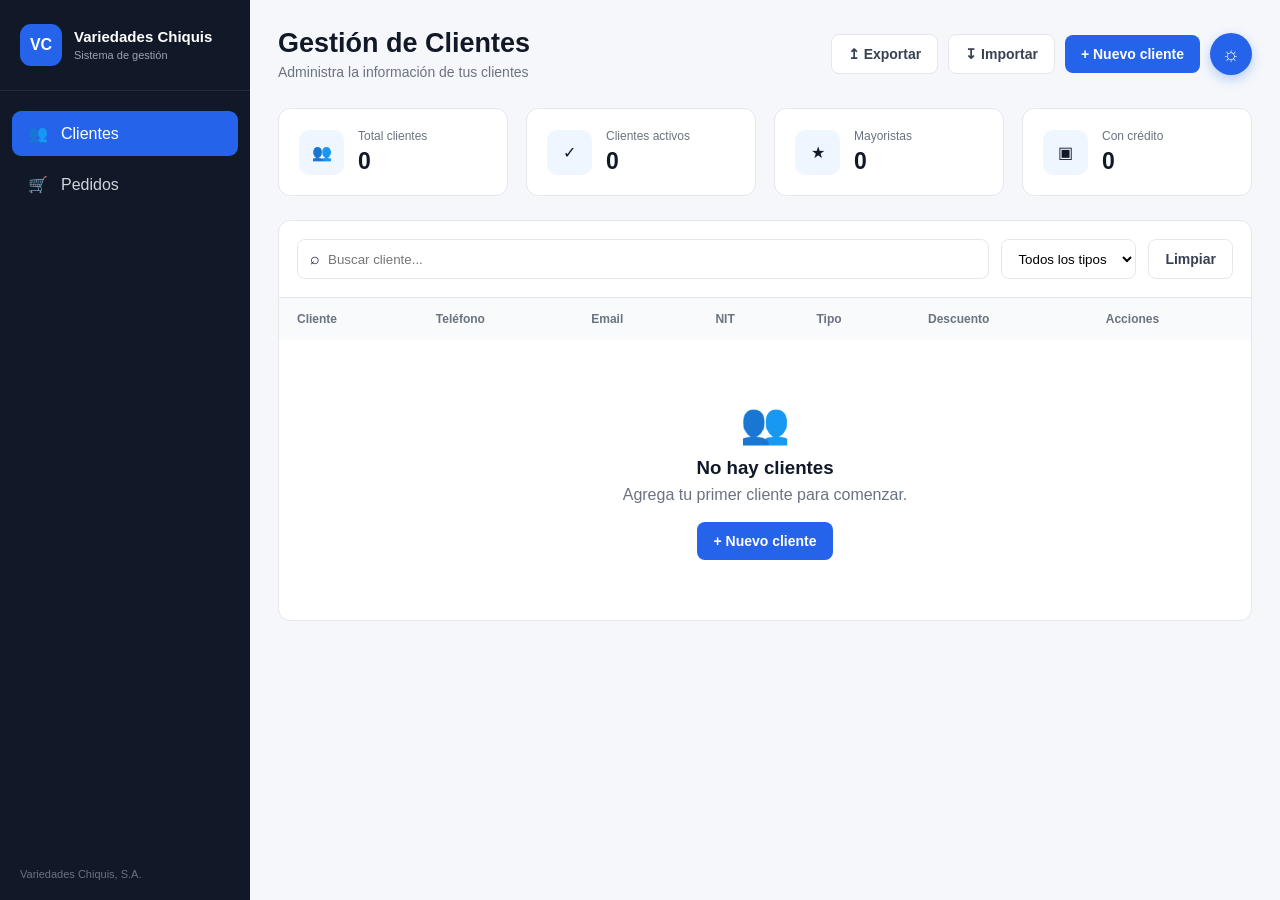
<file: index.html>
<!DOCTYPE html>
<html lang="es">
<head>
    <meta charset="UTF-8">
    <meta name="viewport" content="width=device-width, initial-scale=1.0">
    <title>Variedades Chiquis - Clientes</title>
    <link rel="stylesheet" href="cliente.css">
</head>

<body>

    <aside class="sidebar">

        <div class="brand">
            <div class="brand-icon">VC</div>
            <div>
                <h2>Variedades Chiquis</h2>
                <span>Sistema de gestión</span>
            </div>
        </div>

        <nav class="menu">

            <a href="cliente.html" class="menu-item active" id="btnNavClientes">
                <span class="menu-icon">👥</span>
                <span>Clientes</span>
            </a>

            <a href="pedidos.html" class="menu-item" id="btnNavPedidos">
                <span class="menu-icon">🛒</span>
                <span>Pedidos</span>
            </a>

        </nav>

        <div class="sidebar-footer">
            <span>Variedades Chiquis, S.A.</span>
        </div>

    </aside>


    <main class="main-content">

        <header class="topbar">

            <div>
                <h1>Gestión de Clientes</h1>
                <p>Administra la información de tus clientes</p>
            </div>

            <div class="topbar-actions">

                <button class="btn-secondary" id="btnExportar">
                    ↥ Exportar
                </button>

                <label class="btn-secondary import-label">
                    ↧ Importar
                    <input type="file" id="inputImportar" accept=".json" hidden>
                </label>

                <button class="btn-primary" id="btnNuevo">
                    + Nuevo cliente
                </button>

                <button class="theme-toggle" id="btnTema" title="Cambiar tema">
                    ☼
                </button>

            </div>

        </header>


        <section class="stats-grid">

            <div class="stat-card">
                <div class="stat-icon blue">👥</div>
                <div>
                    <span>Total clientes</span>
                    <strong id="totalClientes">0</strong>
                </div>
            </div>

            <div class="stat-card">
                <div class="stat-icon green">✓</div>
                <div>
                    <span>Clientes activos</span>
                    <strong id="clientesActivos">0</strong>
                </div>
            </div>

            <div class="stat-card">
                <div class="stat-icon orange">★</div>
                <div>
                    <span>Mayoristas</span>
                    <strong id="clientesMayoristas">0</strong>
                </div>
            </div>

            <div class="stat-card">
                <div class="stat-icon purple">▣</div>
                <div>
                    <span>Con crédito</span>
                    <strong id="clientesCredito">0</strong>
                </div>
            </div>

        </section>


        <section class="content-card">

            <div class="table-toolbar">

                <div class="search-box">
                    <span>⌕</span>
                    <input
                        type="text"
                        id="searchClientes"
                        placeholder="Buscar cliente..."
                    >
                </div>

                <select id="filtroTipo">
                    <option value="">Todos los tipos</option>
                    <option value="minorista">Minorista</option>
                    <option value="mayorista">Mayorista</option>
                </select>

                <button class="btn-secondary" id="btnLimpiar">
                    Limpiar
                </button>

            </div>


            <div class="table-container">

                <table>

                    <thead>
                        <tr>
                            <th>Cliente</th>
                            <th>Teléfono</th>
                            <th>Email</th>
                            <th>NIT</th>
                            <th>Tipo</th>
                            <th>Descuento</th>
                            <th>Acciones</th>
                        </tr>
                    </thead>

                    <tbody id="clientesBody"></tbody>

                </table>

                <div class="empty-state" id="emptyClientes">
                    <div class="empty-icon">👥</div>
                    <h3>No hay clientes</h3>
                    <p>Agrega tu primer cliente para comenzar.</p>
                    <button class="btn-primary" id="btnNuevoVacio">
                        + Nuevo cliente
                    </button>
                </div>

            </div>

        </section>

    </main>


    <div class="overlay" id="overlay"></div>


    <aside class="side-panel" id="panelCliente">

        <div class="panel-header">

            <div>
                <h2 id="tituloPanel">Nuevo cliente</h2>
                <p>Completa la información del cliente</p>
            </div>

            <button class="btn-cerrar-panel" id="btnCerrarPanel">
                ×
            </button>

        </div>


        <form id="clienteForm">

            <input type="hidden" id="clienteId">

            <div class="panel-body">

                <section class="form-section">

                    <div class="section-title">
                        <h3>Información personal</h3>
                        <p>Datos principales del cliente</p>
                    </div>

                    <div class="form-grid">

                        <div class="form-group full">
                            <label for="nombre">Nombre completo *</label>
                            <input
                                type="text"
                                id="nombre"
                                placeholder="Nombre del cliente"
                                required
                            >
                        </div>

                        <div class="form-group">
                            <label for="telefono">Teléfono *</label>
                            <input
                                type="text"
                                id="telefono"
                                placeholder="0000-0000"
                                required
                            >
                        </div>

                        <div class="form-group">
                            <label for="email">Correo electrónico</label>
                            <input
                                type="email"
                                id="email"
                                placeholder="correo@ejemplo.com"
                            >
                        </div>

                        <div class="form-group">
                            <label for="dpi">DPI</label>
                            <input
                                type="text"
                                id="dpi"
                                placeholder="0000 00000 0000"
                            >
                        </div>

                        <div class="form-group">
                            <label for="nit">NIT</label>
                            <input
                                type="text"
                                id="nit"
                                placeholder="0000000-0"
                            >
                        </div>

                        <div class="form-group full">
                            <label for="direccion">Dirección</label>
                            <textarea
                                id="direccion"
                                rows="3"
                                placeholder="Dirección del cliente"
                            ></textarea>
                        </div>

                    </div>

                </section>


                <section class="form-section">

                    <div class="section-title">
                        <h3>Tipo de cliente</h3>
                        <p>Selecciona la categoría</p>
                    </div>

                    <div class="radio-cards">

                        <label class="radio-card">
                            <input
                                type="radio"
                                name="tipoCliente"
                                value="minorista"
                                checked
                            >
                            <span>
                                <strong>Minorista</strong>
                                <small>Compra individual</small>
                            </span>
                        </label>

                        <label class="radio-card">
                            <input
                                type="radio"
                                name="tipoCliente"
                                value="mayorista"
                            >
                            <span>
                                <strong>Mayorista</strong>
                                <small>Compras al por mayor</small>
                            </span>
                        </label>

                    </div>

                </section>


                <section class="form-section">

                    <div class="section-title">
                        <h3>Condiciones comerciales</h3>
                        <p>Configuración de compra</p>
                    </div>

                    <div class="form-grid">

                        <div class="form-group">
                            <label for="descuento">Descuento (%)</label>
                            <input
                                type="number"
                                id="descuento"
                                min="0"
                                max="100"
                                value="0"
                            >
                        </div>

                        <div class="form-group">
                            <label for="limiteCredito">
                                Límite de crédito (Q)
                            </label>
                            <input
                                type="number"
                                id="limiteCredito"
                                min="0"
                                step="0.01"
                                value="0"
                            >
                        </div>

                    </div>

                </section>

            </div>


            <div class="panel-footer">

                <button
                    type="button"
                    class="btn-cancelar"
                    id="btnCancelar"
                >
                    Cancelar
                </button>

                <button
                    type="submit"
                    class="btn-guardar"
                >
                    Guardar cliente
                </button>

            </div>

        </form>

    </aside>


    <div class="modal" id="modalConfirmacion">

        <div class="modal-content">

            <div class="modal-icon">⚠</div>

            <h3>Eliminar cliente</h3>

            <p>
                ¿Estás seguro de que deseas eliminar este cliente?
                Esta acción no se puede deshacer.
            </p>

            <div class="modal-actions">

                <button class="btn-cancelar" id="btnCancelarEliminar">
                    Cancelar
                </button>

                <button class="btn-danger" id="btnConfirmarEliminar">
                    Eliminar
                </button>

            </div>

        </div>

    </div>


    <div class="toast" id="toast"></div>

    <script src="cliente.js"></script>

</body>
</html>
</file>
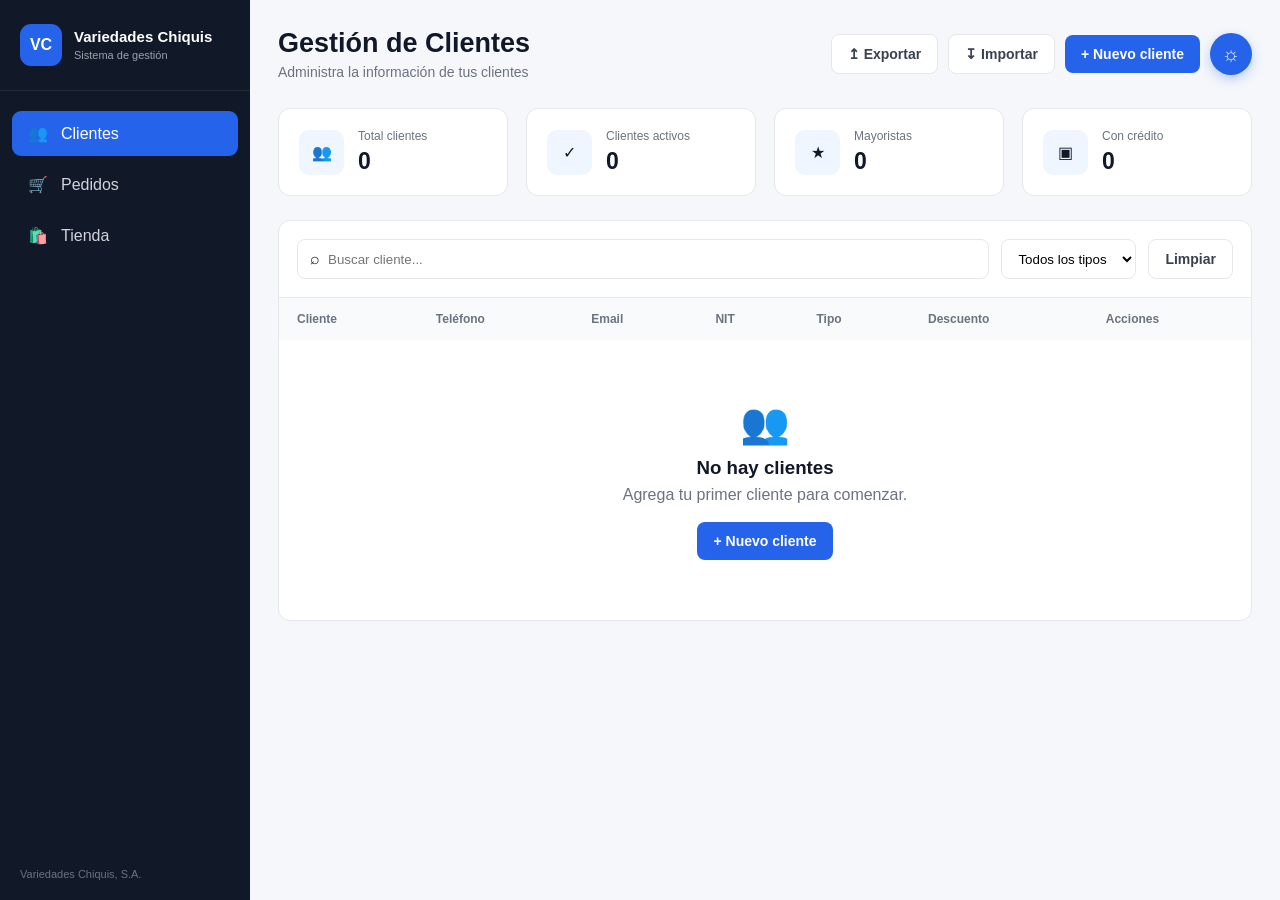
<file: Cliente.html>
<!DOCTYPE html>
<html lang="es">
<head>
    <meta charset="UTF-8">
    <meta name="viewport" content="width=device-width, initial-scale=1.0">
    <title>Variedades Chiquis - Clientes</title>
    <link rel="stylesheet" href="cliente.css">
</head>

<body>

    <aside class="sidebar">

        <div class="brand">
            <div class="brand-icon">VC</div>
            <div>
                <h2>Variedades Chiquis</h2>
                <span>Sistema de gestión</span>
            </div>
        </div>

        <nav class="menu">

            <a href="cliente.html" class="menu-item active" id="btnNavClientes">
                <span class="menu-icon">👥</span>
                <span>Clientes</span>
            </a>

            <a href="pedidos.html" class="menu-item" id="btnNavPedidos">
                <span class="menu-icon">🛒</span>
                <span>Pedidos</span>
            </a>

            <a href="tienda.html" class="menu-item" id="btnNavTienda">
                <span class="menu-icon">🛍️</span>
                <span>Tienda</span>
            </a>

        </nav>

        <div class="sidebar-footer">
            <span>Variedades Chiquis, S.A.</span>
        </div>

    </aside>


    <main class="main-content">

        <header class="topbar">

            <div>
                <h1>Gestión de Clientes</h1>
                <p>Administra la información de tus clientes</p>
            </div>

            <div class="topbar-actions">

                <button class="btn-secondary" id="btnExportar">
                    ↥ Exportar
                </button>

                <label class="btn-secondary import-label">
                    ↧ Importar
                    <input type="file" id="inputImportar" accept=".json" hidden>
                </label>

                <button class="btn-primary" id="btnNuevo">
                    + Nuevo cliente
                </button>

                <button class="theme-toggle" id="btnTema" title="Cambiar tema">
                    ☼
                </button>

            </div>

        </header>


        <section class="stats-grid">

            <div class="stat-card">
                <div class="stat-icon blue">👥</div>
                <div>
                    <span>Total clientes</span>
                    <strong id="totalClientes">0</strong>
                </div>
            </div>

            <div class="stat-card">
                <div class="stat-icon green">✓</div>
                <div>
                    <span>Clientes activos</span>
                    <strong id="clientesActivos">0</strong>
                </div>
            </div>

            <div class="stat-card">
                <div class="stat-icon orange">★</div>
                <div>
                    <span>Mayoristas</span>
                    <strong id="clientesMayoristas">0</strong>
                </div>
            </div>

            <div class="stat-card">
                <div class="stat-icon purple">▣</div>
                <div>
                    <span>Con crédito</span>
                    <strong id="clientesCredito">0</strong>
                </div>
            </div>

        </section>


        <section class="content-card">

            <div class="table-toolbar">

                <div class="search-box">
                    <span>⌕</span>
                    <input
                        type="text"
                        id="searchClientes"
                        placeholder="Buscar cliente..."
                    >
                </div>

                <select id="filtroTipo">
                    <option value="">Todos los tipos</option>
                    <option value="minorista">Minorista</option>
                    <option value="mayorista">Mayorista</option>
                </select>

                <button class="btn-secondary" id="btnLimpiar">
                    Limpiar
                </button>

            </div>


            <div class="table-container">

                <table>

                    <thead>
                        <tr>
                            <th>Cliente</th>
                            <th>Teléfono</th>
                            <th>Email</th>
                            <th>NIT</th>
                            <th>Tipo</th>
                            <th>Descuento</th>
                            <th>Acciones</th>
                        </tr>
                    </thead>

                    <tbody id="clientesBody"></tbody>

                </table>

                <div class="empty-state" id="emptyClientes">
                    <div class="empty-icon">👥</div>
                    <h3>No hay clientes</h3>
                    <p>Agrega tu primer cliente para comenzar.</p>
                    <button class="btn-primary" id="btnNuevoVacio">
                        + Nuevo cliente
                    </button>
                </div>

            </div>

        </section>

    </main>


    <div class="overlay" id="overlay"></div>


    <aside class="side-panel" id="panelCliente">

        <div class="panel-header">

            <div>
                <h2 id="tituloPanel">Nuevo cliente</h2>
                <p>Completa la información del cliente</p>
            </div>

            <button class="btn-cerrar-panel" id="btnCerrarPanel">
                ×
            </button>

        </div>


        <form id="clienteForm">

            <input type="hidden" id="clienteId">

            <div class="panel-body">

                <section class="form-section">

                    <div class="section-title">
                        <h3>Información personal</h3>
                        <p>Datos principales del cliente</p>
                    </div>

                    <div class="form-grid">

                        <div class="form-group full">
                            <label for="nombre">Nombre completo *</label>
                            <input
                                type="text"
                                id="nombre"
                                placeholder="Nombre del cliente"
                                required
                            >
                        </div>

                        <div class="form-group">
                            <label for="telefono">Teléfono *</label>
                            <input
                                type="text"
                                id="telefono"
                                placeholder="0000-0000"
                                required
                            >
                        </div>

                        <div class="form-group">
                            <label for="email">Correo electrónico</label>
                            <input
                                type="email"
                                id="email"
                                placeholder="correo@ejemplo.com"
                            >
                        </div>

                        <div class="form-group">
                            <label for="dpi">DPI</label>
                            <input
                                type="text"
                                id="dpi"
                                placeholder="0000 00000 0000"
                            >
                        </div>

                        <div class="form-group">
                            <label for="nit">NIT</label>
                            <input
                                type="text"
                                id="nit"
                                placeholder="0000000-0"
                            >
                        </div>

                        <div class="form-group full">
                            <label for="direccion">Dirección</label>
                            <textarea
                                id="direccion"
                                rows="3"
                                placeholder="Dirección del cliente"
                            ></textarea>
                        </div>

                    </div>

                </section>


                <section class="form-section">

                    <div class="section-title">
                        <h3>Tipo de cliente</h3>
                        <p>Selecciona la categoría</p>
                    </div>

                    <div class="radio-cards">

                        <label class="radio-card">
                            <input
                                type="radio"
                                name="tipoCliente"
                                value="minorista"
                                checked
                            >
                            <span>
                                <strong>Minorista</strong>
                                <small>Compra individual</small>
                            </span>
                        </label>

                        <label class="radio-card">
                            <input
                                type="radio"
                                name="tipoCliente"
                                value="mayorista"
                            >
                            <span>
                                <strong>Mayorista</strong>
                                <small>Compras al por mayor</small>
                            </span>
                        </label>

                    </div>

                </section>


                <section class="form-section">

                    <div class="section-title">
                        <h3>Condiciones comerciales</h3>
                        <p>Configuración de compra</p>
                    </div>

                    <div class="form-grid">

                        <div class="form-group">
                            <label for="descuento">Descuento (%)</label>
                            <input
                                type="number"
                                id="descuento"
                                min="0"
                                max="100"
                                value="0"
                            >
                        </div>

                        <div class="form-group">
                            <label for="limiteCredito">
                                Límite de crédito (Q)
                            </label>
                            <input
                                type="number"
                                id="limiteCredito"
                                min="0"
                                step="0.01"
                                value="0"
                            >
                        </div>

                    </div>

                </section>

            </div>


            <div class="panel-footer">

                <button
                    type="button"
                    class="btn-cancelar"
                    id="btnCancelar"
                >
                    Cancelar
                </button>

                <button
                    type="submit"
                    class="btn-guardar"
                >
                    Guardar cliente
                </button>

            </div>

        </form>

    </aside>


    <div class="modal" id="modalConfirmacion">

        <div class="modal-content">

            <div class="modal-icon">⚠</div>

            <h3>Eliminar cliente</h3>

            <p>
                ¿Estás seguro de que deseas eliminar este cliente?
                Esta acción no se puede deshacer.
            </p>

            <div class="modal-actions">

                <button class="btn-cancelar" id="btnCancelarEliminar">
                    Cancelar
                </button>

                <button class="btn-danger" id="btnConfirmarEliminar">
                    Eliminar
                </button>

            </div>

        </div>

    </div>


    <div class="toast" id="toast"></div>

    <script src="cliente.js"></script>

</body>
</html>
</file>
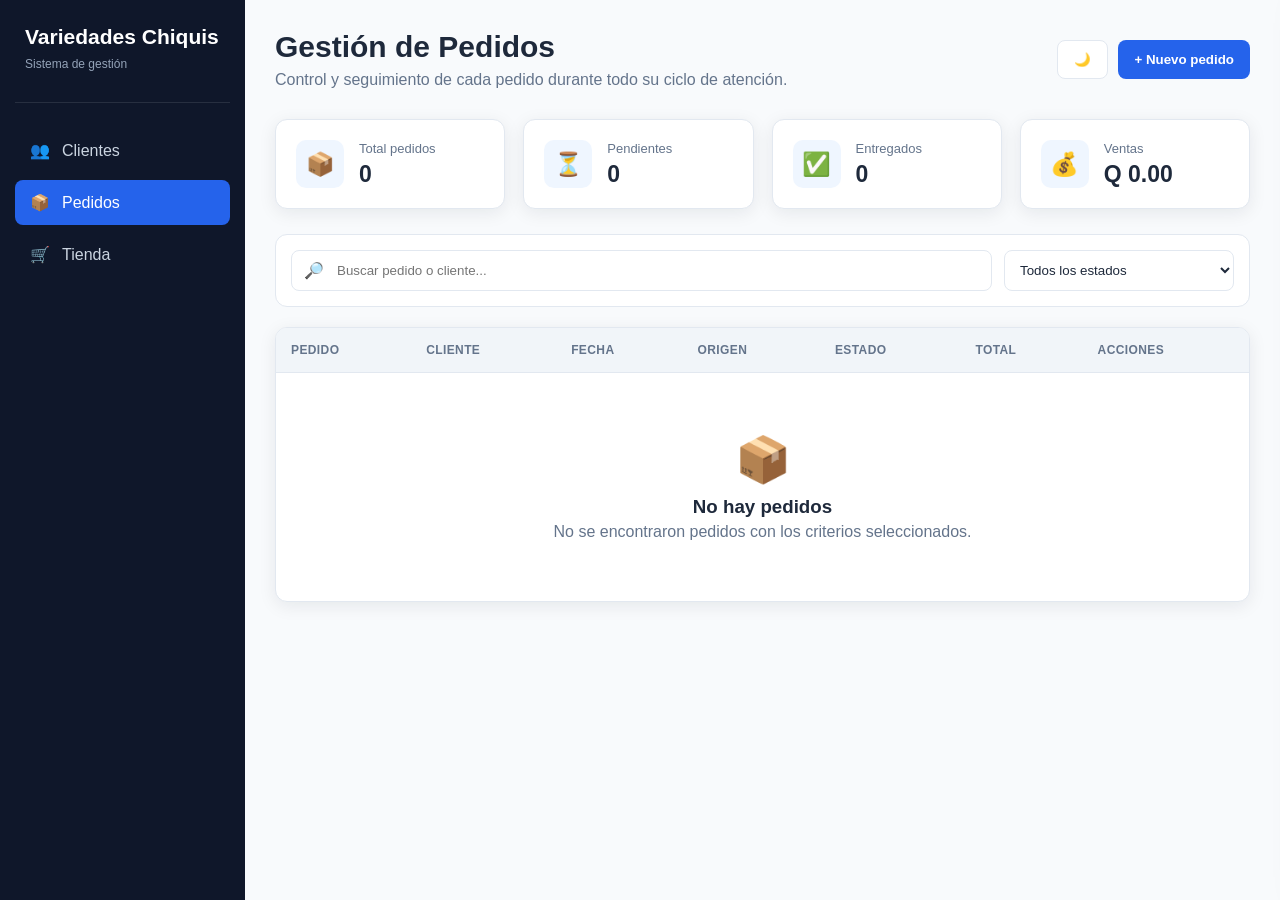
<file: pedidos.html>
<!DOCTYPE html>
<html lang="es">

<head>

    <meta charset="UTF-8">

    <meta
        name="viewport"
        content="width=device-width, initial-scale=1.0">

    <title>
        Variedades Chiquis - Gestión de Pedidos
    </title>

    <link
        rel="stylesheet"
        href="./pedidos.css">

</head>

<body>

    <!-- =====================================================
         SIDEBAR
    ====================================================== -->

    <aside class="sidebar">

        <div class="sidebar-logo">
            <h2>Variedades Chiquis</h2>
            <span>Sistema de gestión</span>
        </div>

        <nav class="sidebar-nav">

            <a
                href="cliente.html"
                id="btnNavClientes">
                👥
                <span>Clientes</span>
            </a>

            <a
                href="pedidos.html"
                id="btnNavPedidos"
                class="activo">
                📦
                <span>Pedidos</span>
            </a>

            <a
                href="tienda.html"
                id="btnNavTienda">
                🛒
                <span>Tienda</span>
            </a>

        </nav>

    </aside>

    <!-- =====================================================
         CONTENIDO PRINCIPAL
    ====================================================== -->

    <main class="main-content">

        <header class="page-header">

            <div>

                <h1>
                    Gestión de Pedidos
                </h1>

                <p>
                    Control y seguimiento de cada pedido
                    durante todo su ciclo de atención.
                </p>

            </div>

            <div class="header-actions">

                <button
                    type="button"
                    id="btnTema"
                    class="btn-secondary">
                    🌙
                </button>

                <button
                    type="button"
                    id="btnNuevoPedido"
                    class="btn-primary">
                    + Nuevo pedido
                </button>

            </div>

        </header>

        <!-- =================================================
             ESTADÍSTICAS
        ================================================== -->

        <section class="stats-grid">

            <div class="stat-card">

                <div class="stat-icon">
                    📦
                </div>

                <div>

                    <span>
                        Total pedidos
                    </span>

                    <strong id="totalPedidos">
                        0
                    </strong>

                </div>

            </div>

            <div class="stat-card">

                <div class="stat-icon">
                    ⏳
                </div>

                <div>

                    <span>
                        Pendientes
                    </span>

                    <strong id="pedidosPendientes">
                        0
                    </strong>

                </div>

            </div>

            <div class="stat-card">

                <div class="stat-icon">
                    ✅
                </div>

                <div>

                    <span>
                        Entregados
                    </span>

                    <strong id="pedidosEntregados">
                        0
                    </strong>

                </div>

            </div>

            <div class="stat-card">

                <div class="stat-icon">
                    💰
                </div>

                <div>

                    <span>
                        Ventas
                    </span>

                    <strong id="ventasPedidos">
                        Q0.00
                    </strong>

                </div>

            </div>

        </section>

        <!-- =================================================
             FILTROS
        ================================================== -->

        <section class="toolbar">

            <div class="search-box">

                <span>
                    🔎
                </span>

                <input
                    type="search"
                    id="searchPedidos"
                    placeholder="Buscar pedido o cliente...">

            </div>

            <select id="filtroEstado">

                <option value="">
                    Todos los estados
                </option>

                <option value="pedido_recibido">
                    Pedido recibido
                </option>

                <option value="en_preparacion">
                    En preparación
                </option>

                <option value="preparado">
                    Preparado
                </option>

                <option value="despachado">
                    Despachado
                </option>

                <option value="en_proceso_entrega">
                    En proceso de entrega
                </option>

                <option value="entregado">
                    Entregado
                </option>

                <option value="cancelado">
                    Cancelado
                </option>

            </select>

        </section>

        <!-- =================================================
             TABLA DE PEDIDOS
        ================================================== -->

        <section class="table-card">

            <div class="table-responsive">

                <table>

                    <thead>

                        <tr>

                            <th>
                                Pedido
                            </th>

                            <th>
                                Cliente
                            </th>

                            <th>
                                Fecha
                            </th>

                            <th>
                                Origen
                            </th>

                            <th>
                                Estado
                            </th>

                            <th>
                                Total
                            </th>

                            <th>
                                Acciones
                            </th>

                        </tr>

                    </thead>

                    <tbody id="tablaPedidos">
                    </tbody>

                </table>

            </div>

            <div
                id="estadoVacio"
                class="empty-state"
                style="display:none;">

                <div>
                    📦
                </div>

                <h3>
                    No hay pedidos
                </h3>

                <p>
                    No se encontraron pedidos con
                    los criterios seleccionados.
                </p>

            </div>

        </section>

    </main>

    <!-- =====================================================
         PANEL NUEVO / EDITAR PEDIDO
    ====================================================== -->

    <div
        id="pedidoPanel"
        class="side-panel">

        <div class="panel-header">

            <div>

                <h2 id="panelTitulo">
                    Nuevo pedido
                </h2>

                <p>
                    Registra y controla el pedido.
                </p>

            </div>

            <button
                type="button"
                id="cerrarPedidoPanel">
                ×
            </button>

        </div>

        <form id="pedidoForm">

            <input
                type="hidden"
                id="pedidoId">

            <div class="form-group">

                <label for="pedidoNumero">
                    Número de pedido
                </label>

                <input
                    type="text"
                    id="pedidoNumero"
                    required>

            </div>

            <div class="form-group">

                <label for="pedidoFecha">
                    Fecha
                </label>

                <input
                    type="datetime-local"
                    id="pedidoFecha"
                    required>

            </div>

            <div class="form-group">

                <label for="pedidoCliente">
                    Cliente
                </label>

                <select
                    id="pedidoCliente"
                    required>

                    <option value="">
                        Seleccione un cliente
                    </option>

                </select>

            </div>

            <div class="form-group">

                <label for="pedidoOrigen">
                    Origen
                </label>

                <select id="pedidoOrigen">

                    <option value="Tienda">
                        Tienda
                    </option>

                    <option value="WhatsApp">
                        WhatsApp
                    </option>

                    <option value="Teléfono">
                        Teléfono
                    </option>

                    <option value="Presencial">
                        Presencial
                    </option>

                </select>

            </div>

            <div class="form-group">

                <label for="pedidoEstado">
                    Estado del pedido
                </label>

                <select id="pedidoEstado">

                    <option value="pedido_recibido">
                        Pedido recibido
                    </option>

                    <option value="en_preparacion">
                        En preparación
                    </option>

                    <option value="preparado">
                        Preparado
                    </option>

                    <option value="despachado">
                        Despachado
                    </option>

                    <option value="en_proceso_entrega">
                        En proceso de entrega
                    </option>

                    <option value="entregado">
                        Entregado
                    </option>

                    <option value="cancelado">
                        Cancelado
                    </option>

                </select>

            </div>

            <div class="form-section">

                <div class="form-section-header">

                    <h3>
                        Productos
                    </h3>

                    <button
                        type="button"
                        id="btnAgregarProducto"
                        class="btn-secondary">
                        + Producto
                    </button>

                </div>

                <div
                    id="productosPedido">
                </div>

            </div>

            <div class="totales">

                <div>
                    <span>
                        Subtotal
                    </span>

                    <strong id="pedidoSubtotal">
                        Q0.00
                    </strong>
                </div>

                <div>
                    <span>
                        Descuento
                    </span>

                    <strong id="pedidoDescuento">
                        Q0.00
                    </strong>
                </div>

                <div class="total-final">

                    <span>
                        Total
                    </span>

                    <strong id="pedidoTotal">
                        Q0.00
                    </strong>

                </div>

            </div>

            <div class="form-group">

                <label for="pedidoDireccion">
                    Dirección de entrega
                </label>

                <textarea
                    id="pedidoDireccion"
                    rows="3"></textarea>

            </div>

            <div class="form-group">

                <label for="pedidoNotas">
                    Notas
                </label>

                <textarea
                    id="pedidoNotas"
                    rows="3"></textarea>

            </div>

            <div class="panel-footer">

                <button
                    type="button"
                    id="cancelarPedido"
                    class="btn-secondary">
                    Cancelar
                </button>

                <button
                    type="submit"
                    class="btn-primary">
                    Guardar pedido
                </button>

            </div>

        </form>

    </div>

    <!-- =====================================================
         DETALLE DEL PEDIDO
    ====================================================== -->

    <dialog id="dialogPedidoDetalle">

        <div class="dialog-header">

            <h2>
                Detalle del pedido
            </h2>

            <button
                type="button"
                id="cerrarDetallePedido">
                ×
            </button>

        </div>

        <div
            id="detallePedidoContenido"
            class="dialog-body">
        </div>

    </dialog>

    <!-- =====================================================
         TOAST
    ====================================================== -->

    <div
        id="toast"
        class="toast">
    </div>

    <script src="./pedidos.js"></script>

</body>

</html>
</file>
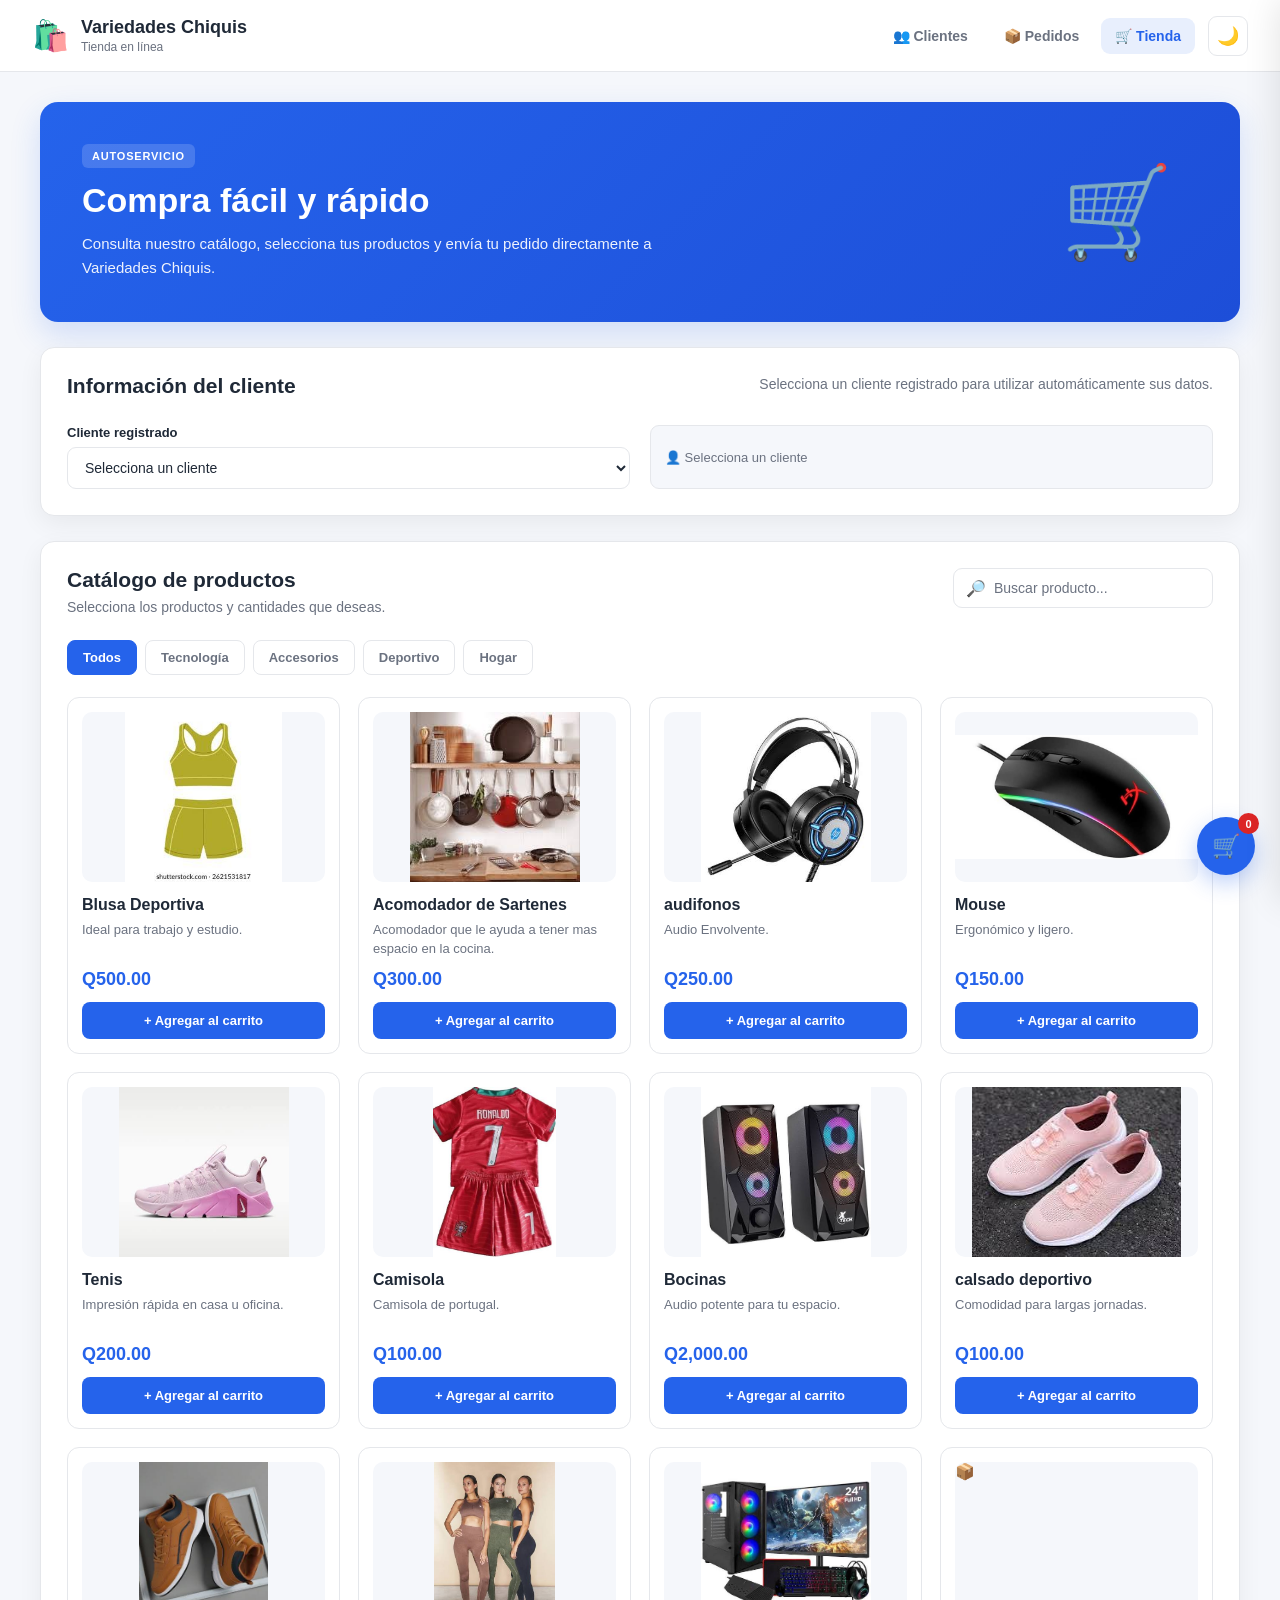
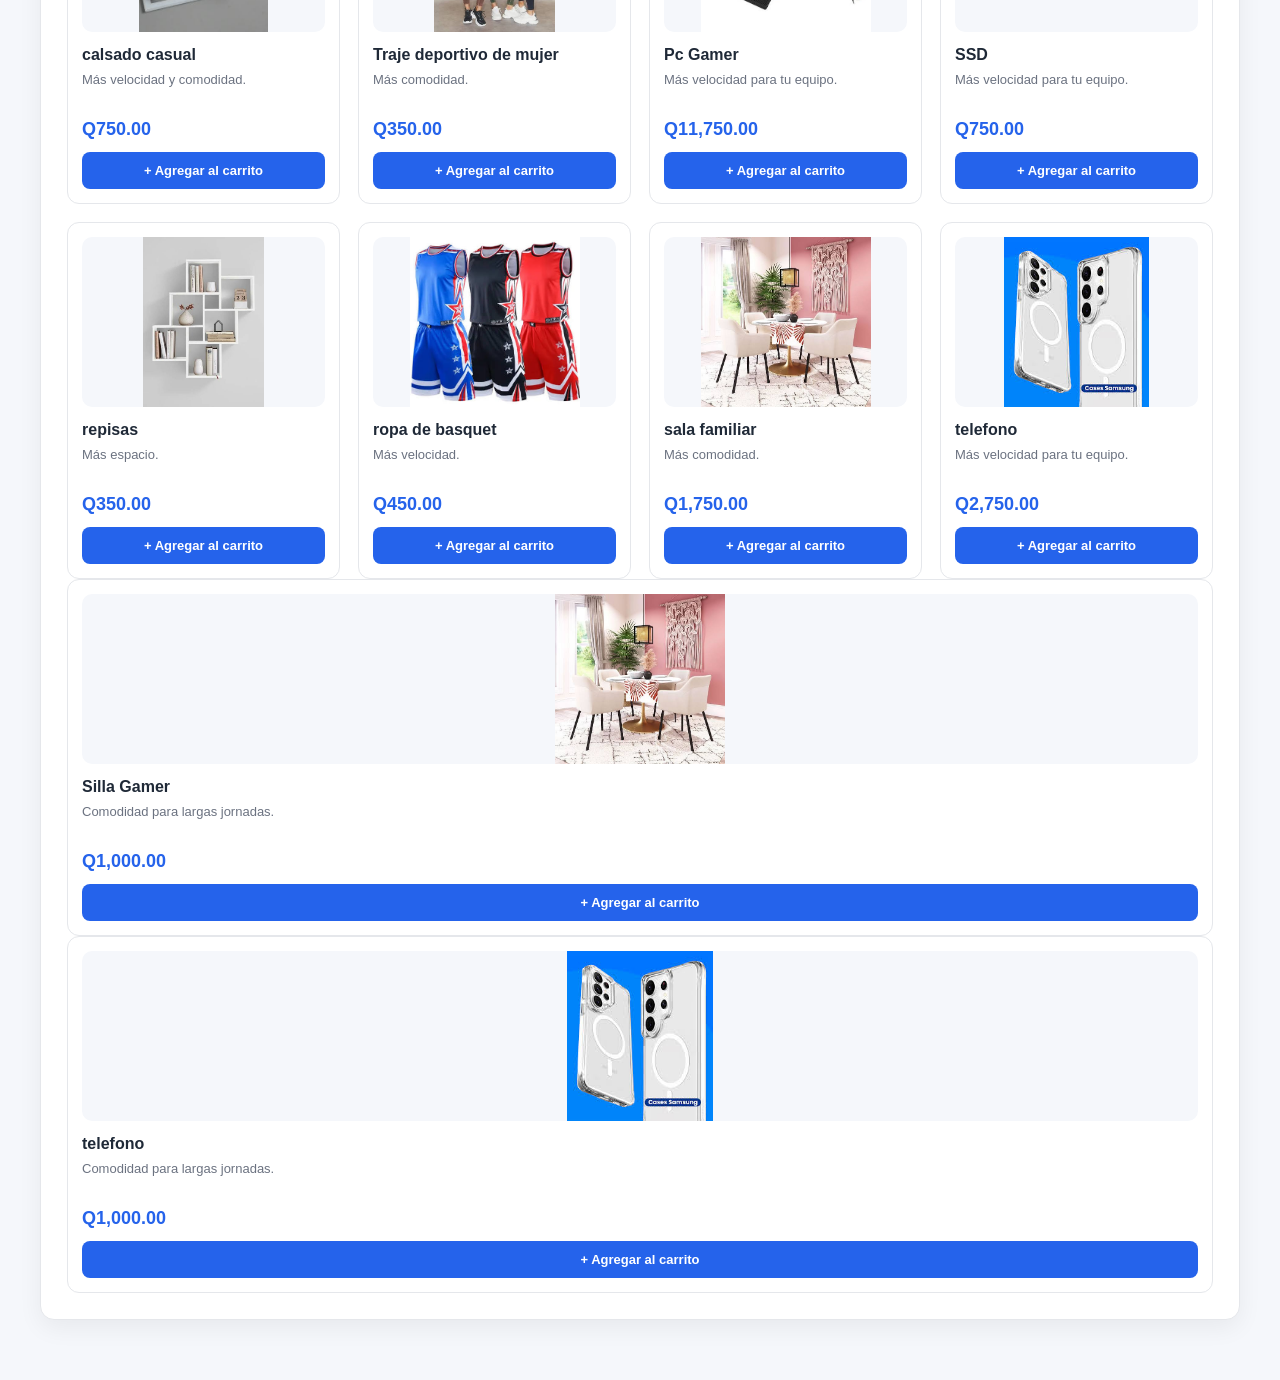
<file: tienda.html>
<!DOCTYPE html>
<html lang="es">

<head>

    <meta charset="UTF-8">

    <meta name="viewport"
          content="width=device-width, initial-scale=1.0">

    <title>
        Variedades Chiquis - Tienda
    </title>

    <link rel="stylesheet"
          href="./tienda.css">

</head>

<body>

<header class="topbar">

    <div class="logo">

        🛍️

        <div>

            <strong>
                Variedades Chiquis
            </strong>

            <span>
                Tienda en línea
            </span>

        </div>

    </div>

    <nav>

        <a href="./cliente.html">
            👥 Clientes
        </a>

        <a href="./pedidos.html">
            📦 Pedidos
        </a>

        <a href="./tienda.html"
           class="activo">

            🛒 Tienda

        </a>

        <button id="btnTema"
                type="button">

            🌙

        </button>

    </nav>

</header>


<main>

    <section class="hero">

        <div>

            <span class="etiqueta">
                AUTOSERVICIO
            </span>

            <h1>
                Compra fácil y rápido
            </h1>

            <p>
                Consulta nuestro catálogo, selecciona
                tus productos y envía tu pedido
                directamente a Variedades Chiquis.
            </p>

        </div>

        <div class="hero-icon">
            🛒
        </div>

    </section>


    <section class="cliente-section">

        <div class="section-title">

            <h2>
                Información del cliente
            </h2>

            <p>
                Selecciona un cliente registrado para
                utilizar automáticamente sus datos.
            </p>

        </div>

        <div class="cliente-box">

            <div class="campo">

                <label>
                    Cliente registrado
                </label>

                <select id="clienteTienda">

                    <option value="">
                        Selecciona un cliente
                    </option>

                </select>

            </div>

            <div id="clienteInfo"
                 class="cliente-info">

                <span>
                    👤 Selecciona un cliente
                </span>

            </div>

        </div>

    </section>


    <section class="catalogo-section">

        <div class="section-title">

            <div>

                <h2>
                    Catálogo de productos
                </h2>

                <p>
                    Selecciona los productos y cantidades que deseas.
                </p>

            </div>

            <div class="buscador">

                🔎

                <input
                    type="text"
                    id="buscarProductos"
                    placeholder="Buscar producto...">

            </div>

        </div>


        <div class="categorias">

            <button
                class="categoria activo"
                data-categoria="todos">

                Todos

            </button>

            <button
                class="categoria"
                data-categoria="tecnologia">

                Tecnología

            </button>

            <button
                class="categoria"
                data-categoria="accesorios">

                Accesorios

            </button>

            <button
                class="categoria"
                data-categoria="hogar">

                Deportivo

            </button>

            <button
                class="categoria"
                data-categoria="hogar">

                Hogar

            </button>

        </div>

        <div id="catalogo"
             class="catalogo">

            <!-- PRODUCTO 1 - Blusa Deportiva -->

            <div class="producto"
                 data-id="1"
                 data-categoria="deportivo"
                 data-nombre="blusa deportiva">

                <div class="producto-imagen">

                    <img
                        class="imagen-producto"
                        data-producto-id="1"
                        src="tieenda/blusa deportiva.jfif"
                        alt="blusa deportiva">

                </div>

                <h3>
                    blusa deportiva
                </h3>

                <p>
                    Ideal para trabajo y estudio.
                </p>

                <div class="precio">
                    Q500.00
                </div>

                <button
                    type="button"
                    class="btn-agregar-producto"
                    data-id="1">

                    + Agregar al carrito

                </button>

            </div>


            <!-- PRODUCTO 2 - Acomodador de Sartenes -->

            <div class="producto"
                 data-id="2"
                 data-categoria="tecnologia"
                 data-nombre="Acomodador de Sartenes">

                <div class="producto-imagen">

                    <img
                        class="imagen-producto"
                        data-producto-id="2"
                        src="tieenda/acomodador de sartenes.jfif"
                        alt="">

                </div>

                <h3>
                   Acomodador de Sartenes
                </h3>

                <p>
                    acomodador que le ayuda a tener mas espacio en la cocina
                </p>

                <div class="precio">
                    Q300.00
                </div>

                <button
                    type="button"
                    class="btn-agregar-producto"
                    data-id="2">

                    + Agregar al carrito

                </button>

            </div>


            <!-- PRODUCTO 3 - audifonos -->

            <div class="producto"
                 data-id="3"
                 data-categoria="accesorios"
                 data-nombre="Audifonos">

                <div class="producto-imagen">

                    <img
                        class="imagen-producto"
                        data-producto-id="3"
                        src="tieenda/audifonos.jfif"
                        alt="Audifonos">

                </div>

                <h3> Audifonos</h3>
                
                <p>Respuesta rápida y precisa. </p>
                    
                <div class="precio">
                    Q250.00
                </div>

                <button
                    type="button"
                    class="btn-agregar-producto"
                    data-id="3">

                    + Agregar al carrito

                </button>

            </div>


            <!-- PRODUCTO 4 - Mouse -->

            <div class="producto"
                 data-id="4"
                 data-categoria="accesorios"
                 data-nombre="Mouse">

                <div class="producto-imagen">

                    <img
                        class="imagen-producto"
                        data-producto-id="4"
                        src="tieenda/raton.jfif"
                        alt="Mouse">

                </div>

                <h3>Mouse</h3>
            
                <p>Ergonómico y ligero.</p>
                    
                <div class="precio">
                    Q150.00
                </div>

                <button
                    type="button"
                    class="btn-agregar-producto"
                    data-id="4">

                    + Agregar al carrito

                </button>

            </div>


            <!-- PRODUCTO 5 - Tenis deportivos -->

            <div class="producto"
                 data-id="5"
                 data-categoria="tecnologia"
                 data-nombre="Tenis deportivos">

                <div class="producto-imagen">

                    <img
                        class="imagen-producto"
                        data-producto-id="5"
                        src="tieenda/calzado deportivo f.jfif"
                        alt="Tenis deportivos">

                </div>

                <h3>Tenis deportivos</h3>
                    
                <p>Impresión rápida en casa u oficina.  </p>
                    
                <div class="precio">
                    Q200.00
                </div>

                <button
                    type="button"
                    class="btn-agregar-producto"
                    data-id="5">

                    + Agregar al carrito

                </button>

            </div>


            <!-- PRODUCTO 6 -Camisola -->

            <div class="producto"
                 data-id="6"
                 data-categoria="accesorios"
                 data-nombre="Camisola">

                <div class="producto-imagen">

                    <img
                        class="imagen-producto"
                        data-producto-id="6"
                        src="tieenda/camisola del cr7.jfif"
                        alt="Camisola">

                </div>

                <h3>Camisola</h3>
                   
                <p>  Sonido envolvente.</p>
            
                <div class="precio">
                    Q100.00
                </div>

                <button
                    type="button"
                    class="btn-agregar-producto"
                    data-id="6">

                    + Agregar al carrito

                </button>

            </div>


            <!-- PRODUCTO 7 - BOCINAS -->

            <div class="producto"
                 data-id="7"
                 data-categoria="accesorios"
                 data-nombre="Bocinas">

                <div class="producto-imagen">

                    <img
                        class="imagen-producto"
                        data-producto-id="7"
                        src="tieenda/bocinas.jfif"
                        alt="Bocinas">

                </div>

                <h3> Bocinas </h3>
                   
                <p>
                    Audio potente para tu espacio.
                </p>

                <div class="precio">
                    Q200.00
                </div>

                <button
                    type="button"
                    class="btn-agregar-producto"
                    data-id="7">

                    + Agregar al carrito

                </button>

            </div>


            <!-- PRODUCTO 8 - calsado deportivo masculino-->

            <div class="producto"
                 data-id="8"
                 data-categoria="hogar"
                 data-nombre="calsado deportivo masculino">

                <div class="producto-imagen">

                    <img
                        class="imagen-producto"
                        data-producto-id="8"
                        src="tieenda/calsado casual f.jfif"
                        alt="calsado deportivo masculino">

                </div>

                <h3>calsado deportivo masculino</h3>
                    
                <p>Comodidad para largas jornadas. </p>

                <div class="precio">    Q100.00 </div>
               
                <button
                    type="button"
                    class="btn-agregar-producto"
                    data-id="8">

                    + Agregar al carrito

                </button>

            </div>

                        <!-- PRODUCTO 9 - calsado casual -->

            <div class="producto"
                 data-id="8"
                 data-categoria="hogar"
                 data-nombre="calsado casual masculino">

                <div class="producto-imagen">

                    <img
                        class="imagen-producto"
                        data-producto-id="8"
                        src="tieenda/calzado m.jfif"
                        alt="calsado casual masculino">

                </div>

                <h3>calsado casual masculino</h3>
                    
                <p>Comodidad para largas jornadas. </p>

                <div class="precio">    Q1,000.00 </div>
               
                <button
                    type="button"
                    class="btn-agregar-producto"
                    data-id="8">

                    + Agregar al carrito

                </button>

            </div>

                        <!-- PRODUCTO 10 - Traje deportivo de mujer -->

            <div class="producto"
                 data-id="8"
                 data-categoria="hogar"
                 data-nombre="Traje deportivo de mujer">

                <div class="producto-imagen">

                    <img
                        class="imagen-producto"
                        data-producto-id="8"
                        src="tieenda/deportivo mujer 2.jfif"
                        alt="Traje deportivo de mujer">

                </div>

                <h3>Traje deportivo de mujer</h3>
                    
                <p>Comodidad para largas jornadas. </p>

                <div class="precio">    Q1,000.00 </div>
               
                <button
                    type="button"
                    class="btn-agregar-producto"
                    data-id="8">

                    + Agregar al carrito

                </button>

            </div>

                        <!-- PRODUCTO 11 - Pc Gamer -->

            <div class="producto"
                 data-id="8"
                 data-categoria="tecnologuia"
                 data-nombre="Pc Gamer">

                <div class="producto-imagen">

                    <img
                        class="imagen-producto"
                        data-producto-id="8"
                        src="tieenda/Pc gamer.jfif"
                        alt="Pc Gamer">

                </div>

                <h3>Pc Gamer</h3>
                    
                <p>Comodidad para largas jornadas de juego o estudio. </p>

                <div class="precio">    Q11,000.00 </div>
               
                <button
                    type="button"
                    class="btn-agregar-producto"
                    data-id="8">

                    + Agregar al carrito

                </button>

            </div>

                        <!-- PRODUCTO 12 - SILLA GAMER -->

            <div class="producto"
                 data-id="8"
                 data-categoria="hogar"
                 data-nombre="Silla Gamer">

                <div class="producto-imagen">

                    <img
                        class="imagen-producto"
                        data-producto-id="8"
                        src="tieenda/silla gamer.jfif"
                        alt="Silla Gamer">

                </div>

                <h3>Silla Gamer</h3>
                    
                <p>Comodidad para largas jornadas. </p>

                <div class="precio">    Q1,000.00 </div>
               
                <button
                    type="button"
                    class="btn-agregar-producto"
                    data-id="8">

                    + Agregar al carrito

                </button>

            </div>

                        <!-- PRODUCTO 13 - repisas -->

            <div class="producto"
                 data-id="8"
                 data-categoria="hogar"
                 data-nombre="repisas">

                <div class="producto-imagen">

                    <img
                        class="imagen-producto"
                        data-producto-id="8"
                        src="tieenda/repisas.jfif"
                        alt="repisas">

                </div>

                <h3>repisas</h3>
                    
                <p>Comodidad para largas jornadas. </p>

                <div class="precio">    Q1,000.00 </div>
               
                <button
                    type="button"
                    class="btn-agregar-producto"
                    data-id="8">

                    + Agregar al carrito

                </button>

            </div>


            <!-- PRODUCTO 14 - ropa de basquet -->

            <div class="producto"
                 data-id="9"
                 data-categoria="tecnologia"
                 data-nombre="ropa de basquet">

                <div class="producto-imagen">

                    <img
                        class="imagen-producto"
                        data-producto-id="9"
                        src="tieenda/ropa de basket.jfif"
                        alt="ropa de basquet">

                </div>

                <h3> ropa de basquet</h3>
                   
                <p> Más velocidad para tu equipo.</p>
                   
                <div class="precio">
                    Q750.00
                </div>

                <button
                    type="button"
                    class="btn-agregar-producto"
                    data-id="9">

                    + Agregar al carrito

                </button>

            </div>


        </div>

                    <!-- PRODUCTO 15 - sala familiar -->

            <div class="producto"
                 data-id="8"
                 data-categoria="hogar"
                 data-nombre="sala familiar">

                <div class="producto-imagen">

                    <img
                        class="imagen-producto"
                        data-producto-id="8"
                        src="tieenda/sala familiar.jfif"
                        alt="sala familiar">

                </div>

                <h3>Silla Gamer</h3>
                    
                <p>Comodidad para largas jornadas. </p>

                <div class="precio">    Q1,000.00 </div>
               
                <button
                    type="button"
                    class="btn-agregar-producto"
                    data-id="8">

                    + Agregar al carrito

                </button>

            </div>

                        <!-- PRODUCTO 16 - telefono -->

            <div class="producto"
                 data-id="8"
                 data-categoria="hogar"
                 data-nombre="telefono">

                <div class="producto-imagen">

                    <img
                        class="imagen-producto"
                        data-producto-id="8"
                        src="tieenda/telefono.jfif"
                        alt="telefono">

                </div>

                <h3>telefono</h3>
                    
                <p>Comodidad para largas jornadas. </p>

                <div class="precio">    Q1,000.00 </div>
               
                <button
                    type="button"
                    class="btn-agregar-producto"
                    data-id="8">

                    + Agregar al carrito

                </button>

            </div>


    </section>

</main>


<aside class="carrito-panel"
       id="carritoPanel">

    <div class="carrito-header">

        <div>

            <h2>
                🛒 Mi pedido
            </h2>

            <span id="cantidadCarrito">
                0 productos
            </span>

        </div>

        <button id="cerrarCarrito">
            ×
        </button>

    </div>

    <div id="carritoContenido"
         class="carrito-contenido">

    </div>

    <div class="carrito-footer">

        <div class="resumen">

            <div>

                <span>
                    Subtotal
                </span>

                <strong id="subtotalCarrito">
                    Q0.00
                </strong>

            </div>

            <div>

                <span>
                    Descuento
                </span>

                <strong id="descuentoCarrito">
                    Q0.00
                </strong>

            </div>

            <div class="total">

                <span>
                    Total
                </span>

                <strong id="totalCarrito">
                    Q0.00
                </strong>

            </div>

        </div>

        <button
            class="btn-principal"
            id="btnFinalizar">

            ✓ Enviar pedido

        </button>

    </div>

</aside>


<button class="carrito-flotante"
        id="abrirCarrito">

    🛒

    <span id="contadorCarrito">
        0
    </span>

</button>


<div class="modal"
     id="modalPedido">

    <div class="modal-box">

        <button class="cerrar-modal"
                id="cerrarModal">

            ×

        </button>

        <div class="modal-icon">
            📦
        </div>

        <h2>
            Confirmar pedido
        </h2>

        <p>
            Revisa la información antes de enviar tu pedido.
        </p>

        <div id="resumenPedido"
             class="resumen-pedido">

        </div>

        <div class="campo">

            <label>
                Dirección de entrega
            </label>

            <input
                type="text"
                id="direccionPedido"
                placeholder="Dirección donde deseas recibirlo">

        </div>

        <div class="campo">

            <label>
                Notas del pedido
            </label>

            <textarea
                id="notasPedido"
                rows="3"
                placeholder="Alguna indicación especial..."></textarea>

        </div>

        <div class="modal-botones">

            <button
                class="btn-secundario"
                id="cancelarPedido">

                Cancelar

            </button>

            <button
                class="btn-principal"
                id="confirmarPedido">

                ✓ Confirmar pedido

            </button>

        </div>

    </div>

</div>


<div id="toast"
     class="toast">

    ✓

    <span>
        Pedido enviado correctamente
    </span>

</div>


<script src="./tienda.js"></script>

</body>

</html>
</file>
<file: cliente.css>
* {
    box-sizing: border-box;
    margin: 0;
    padding: 0;
}

:root {
    --primary: #2563eb;
    --primary-dark: #1d4ed8;
    --background: #f5f7fb;
    --card: #ffffff;
    --text: #111827;
    --muted: #6b7280;
    --border: #e5e7eb;
}

body {
    font-family: Arial, Helvetica, sans-serif;
    background: var(--background);
    color: var(--text);
    min-height: 100vh;
}

body.modal-open {
    overflow: hidden;
}


/* SIDEBAR */

.sidebar {
    position: fixed;
    left: 0;
    top: 0;
    width: 250px;
    height: 100vh;
    background: #111827;
    color: white;
    display: flex;
    flex-direction: column;
    z-index: 10;
}

.brand {
    display: flex;
    align-items: center;
    gap: 12px;
    padding: 24px 20px;
    border-bottom: 1px solid rgba(255,255,255,.08);
}

.brand-icon {
    width: 42px;
    height: 42px;
    border-radius: 11px;
    background: #2563eb;
    display: flex;
    align-items: center;
    justify-content: center;
    font-weight: bold;
}

.brand h2 {
    font-size: 15px;
}

.brand span {
    font-size: 11px;
    color: #9ca3af;
}

.menu {
    padding: 20px 12px;
}

.menu-item {
    display: flex;
    align-items: center;
    gap: 12px;
    padding: 13px 15px;
    margin-bottom: 6px;
    border-radius: 9px;
    color: #d1d5db;
    text-decoration: none;
    transition: .2s;
}

.menu-item:hover {
    background: rgba(255,255,255,.07);
    color: white;
}

.menu-item.active {
    background: #2563eb;
    color: white;
}

.menu-icon {
    width: 22px;
    text-align: center;
}

.sidebar-footer {
    margin-top: auto;
    padding: 20px;
    color: #6b7280;
    font-size: 11px;
}


/* MAIN */

.main-content {
    margin-left: 250px;
    min-height: 100vh;
    padding: 28px;
}

.topbar {
    display: flex;
    justify-content: space-between;
    align-items: center;
    margin-bottom: 28px;
}

.topbar h1 {
    font-size: 27px;
    margin-bottom: 5px;
}

.topbar p {
    color: var(--muted);
    font-size: 14px;
}

.topbar-actions {
    display: flex;
    gap: 10px;
    align-items: center;
}


/* BUTTONS */

.btn-primary,
.btn-secondary,
.btn-danger,
.btn-cancelar,
.btn-guardar {
    border: none;
    border-radius: 8px;
    padding: 11px 16px;
    font-size: 14px;
    font-weight: 600;
    cursor: pointer;
    transition: .2s;
}

.btn-primary,
.btn-guardar {
    background: var(--primary);
    color: white;
}

.btn-primary:hover,
.btn-guardar:hover {
    background: var(--primary-dark);
}

.btn-secondary {
    background: white;
    border: 1px solid var(--border);
    color: #374151;
}

.btn-secondary:hover {
    background: #f9fafb;
}

.import-label {
    cursor: pointer;
}


/* TEMA */

.theme-toggle {
    width: 42px;
    height: 42px;
    border: none;
    border-radius: 50%;
    background: #2563eb;
    color: white;
    font-size: 20px;
    cursor: pointer;
    box-shadow: 0 4px 12px rgba(37,99,235,.3);
}


/* STATS */

.stats-grid {
    display: grid;
    grid-template-columns: repeat(4, 1fr);
    gap: 18px;
    margin-bottom: 24px;
}

.stat-card {
    background: var(--card);
    border: 1px solid var(--border);
    border-radius: 12px;
    padding: 20px;
    display: flex;
    align-items: center;
    gap: 14px;
}

.stat-icon {
    width: 45px;
    height: 45px;
    border-radius: 10px;
    display: flex;
    align-items: center;
    justify-content: center;
    background: #eff6ff;
}

.stat-card span {
    display: block;
    color: var(--muted);
    font-size: 12px;
    margin-bottom: 5px;
}

.stat-card strong {
    font-size: 23px;
}


/* TABLE */

.content-card {
    background: var(--card);
    border: 1px solid var(--border);
    border-radius: 12px;
    overflow: hidden;
}

.table-toolbar {
    display: flex;
    gap: 12px;
    padding: 18px;
    border-bottom: 1px solid var(--border);
}

.search-box {
    flex: 1;
    display: flex;
    align-items: center;
    gap: 8px;
    border: 1px solid var(--border);
    border-radius: 8px;
    padding: 0 12px;
}

.search-box input {
    width: 100%;
    border: none;
    outline: none;
    padding: 11px 0;
}

.table-toolbar select {
    border: 1px solid var(--border);
    border-radius: 8px;
    padding: 0 12px;
    background: white;
}

.table-container {
    overflow-x: auto;
}

table {
    width: 100%;
    border-collapse: collapse;
}

th {
    text-align: left;
    padding: 14px 18px;
    font-size: 12px;
    color: #6b7280;
    background: #f9fafb;
}

td {
    padding: 15px 18px;
    border-top: 1px solid var(--border);
    font-size: 13px;
}

.client-name {
    font-weight: 600;
}

.client-sub {
    color: #6b7280;
    font-size: 11px;
    margin-top: 3px;
}

.badge {
    display: inline-block;
    padding: 5px 9px;
    border-radius: 20px;
    font-size: 11px;
    font-weight: 600;
}

.badge-minorista {
    background: #eff6ff;
    color: #2563eb;
}

.badge-mayorista {
    background: #fff7ed;
    color: #ea580c;
}

.action-buttons {
    display: flex;
    gap: 5px;
}

.action-btn {
    border: 1px solid var(--border);
    background: white;
    border-radius: 6px;
    padding: 6px 8px;
    cursor: pointer;
}

.action-btn:hover {
    background: #f3f4f6;
}


/* EMPTY */

.empty-state {
    text-align: center;
    padding: 60px 20px;
    display: none;
}

.empty-icon {
    font-size: 40px;
    margin-bottom: 10px;
}

.empty-state p {
    color: var(--muted);
    margin: 7px 0 18px;
}


/* OVERLAY */

.overlay {
    position: fixed;
    inset: 0;
    background: rgba(15,23,42,.45);
    z-index: 1000;
    opacity: 0;
    visibility: hidden;
    transition: .3s;
}

.overlay.show {
    opacity: 1;
    visibility: visible;
}


/* PANEL */

.side-panel {
    position: fixed;
    top: 0;
    right: 0;
    width: 520px;
    max-width: 95vw;
    height: 100vh;
    background: white;
    z-index: 1001;
    transform: translateX(100%);
    visibility: hidden;
    transition: transform .3s ease;
    box-shadow: -10px 0 35px rgba(0,0,0,.15);
    display: flex;
    flex-direction: column;
}

.side-panel.show {
    transform: translateX(0);
    visibility: visible;
}

.panel-header {
    display: flex;
    justify-content: space-between;
    align-items: flex-start;
    padding: 24px 28px;
    border-bottom: 1px solid var(--border);
}

.panel-header h2 {
    font-size: 21px;
    margin-bottom: 5px;
}

.panel-header p {
    font-size: 13px;
    color: var(--muted);
}

.btn-cerrar-panel {
    width: 38px;
    height: 38px;
    border: none;
    background: #f3f4f6;
    border-radius: 9px;
    font-size: 25px;
    cursor: pointer;
}

.panel-body {
    flex: 1;
    overflow-y: auto;
    padding: 26px 28px;
}

.form-section {
    padding-bottom: 26px;
    margin-bottom: 26px;
    border-bottom: 1px solid var(--border);
}

.form-section:last-child {
    border-bottom: none;
}

.section-title {
    margin-bottom: 18px;
}

.section-title h3 {
    font-size: 15px;
    margin-bottom: 4px;
}

.section-title p {
    font-size: 12px;
    color: var(--muted);
}

.form-grid {
    display: grid;
    grid-template-columns: 1fr 1fr;
    gap: 17px;
}

.form-group {
    display: flex;
    flex-direction: column;
}

.form-group.full {
    grid-column: 1 / -1;
}

.form-group label {
    font-size: 12px;
    font-weight: 600;
    color: #374151;
    margin-bottom: 7px;
}

.form-group input,
.form-group textarea,
.form-group select {
    border: 1px solid #d1d5db;
    border-radius: 8px;
    padding: 11px 12px;
    outline: none;
    font-size: 13px;
    font-family: inherit;
}

.form-group textarea {
    resize: vertical;
}

.form-group input:focus,
.form-group textarea:focus,
.form-group select:focus {
    border-color: var(--primary);
    box-shadow: 0 0 0 3px rgba(37,99,235,.1);
}


/* RADIO */

.radio-cards {
    display: grid;
    grid-template-columns: 1fr 1fr;
    gap: 12px;
}

.radio-card {
    border: 1px solid #d1d5db;
    border-radius: 9px;
    padding: 13px;
    cursor: pointer;
    display: flex;
    gap: 10px;
}

.radio-card:has(input:checked) {
    border-color: #2563eb;
    background: #eff6ff;
}

.radio-card span {
    display: flex;
    flex-direction: column;
}

.radio-card strong {
    font-size: 13px;
}

.radio-card small {
    color: var(--muted);
    margin-top: 3px;
}


/* FOOTER */

.panel-footer {
    padding: 18px 28px;
    border-top: 1px solid var(--border);
    display: flex;
    justify-content: flex-end;
    gap: 10px;
    background: white;
}

.btn-cancelar {
    background: white;
    border: 1px solid var(--border);
    color: #374151;
}

.btn-danger {
    background: #dc2626;
    color: white;
}


/* MODAL */

.modal {
    position: fixed;
    inset: 0;
    z-index: 2000;
    background: rgba(0,0,0,.45);
    display: none;
    align-items: center;
    justify-content: center;
}

.modal.show {
    display: flex;
}

.modal-content {
    width: 400px;
    max-width: 90%;
    background: white;
    border-radius: 14px;
    padding: 28px;
    text-align: center;
}

.modal-icon {
    font-size: 35px;
    margin-bottom: 10px;
}

.modal-content p {
    color: var(--muted);
    font-size: 13px;
    line-height: 1.5;
    margin: 10px 0 22px;
}

.modal-actions {
    display: flex;
    justify-content: flex-end;
    gap: 10px;
}


/* TOAST */

.toast {
    position: fixed;
    right: 25px;
    bottom: 25px;
    background: #111827;
    color: white;
    padding: 13px 18px;
    border-radius: 8px;
    opacity: 0;
    transform: translateY(20px);
    transition: .3s;
    z-index: 3000;
}

.toast.show {
    opacity: 1;
    transform: translateY(0);
}


/* DARK */

body.dark-theme {
    --background: #111827;
    --card: #1f2937;
    --text: #f9fafb;
    --muted: #9ca3af;
    --border: #374151;
}

body.dark-theme .btn-secondary,
body.dark-theme .table-toolbar select,
body.dark-theme .search-box,
body.dark-theme .action-btn,
body.dark-theme .side-panel,
body.dark-theme .panel-footer,
body.dark-theme .form-group input,
body.dark-theme .form-group textarea,
body.dark-theme .form-group select,
body.dark-theme .modal-content {
    background: #1f2937;
    color: #f9fafb;
}

body.dark-theme th {
    background: #111827;
}

body.dark-theme .panel-header,
body.dark-theme .form-group label {
    color: #f9fafb;
}

body.dark-theme .btn-cerrar-panel {
    background: #374151;
    color: white;
}


/* RESPONSIVE */

@media (max-width: 1000px) {
    .stats-grid {
        grid-template-columns: repeat(2, 1fr);
    }
}

@media (max-width: 750px) {

    .sidebar {
        width: 70px;
    }

    .brand div:last-child,
    .menu-item span:last-child,
    .sidebar-footer {
        display: none;
    }

    .main-content {
        margin-left: 70px;
    }

    .topbar {
        flex-direction: column;
        align-items: flex-start;
        gap: 15px;
    }
}

@media (max-width: 600px) {

    .main-content {
        padding: 15px;
    }

    .stats-grid {
        grid-template-columns: 1fr;
    }

    .form-grid,
    .radio-cards {
        grid-template-columns: 1fr;
    }

    .form-group.full {
        grid-column: auto;
    }

    .side-panel {
        width: 100%;
        max-width: 100%;
    }

    .topbar-actions {
        flex-wrap: wrap;
    }
}
</file>
<file: pedidos.css>
/* =========================================================
   VARIEDADES CHIQUIS - GESTIÓN DE PEDIDOS
   ========================================================= */

* {
    margin: 0;
    padding: 0;
    box-sizing: border-box;
}

:root {
    --primary: #2563eb;
    --primary-dark: #1d4ed8;
    --background: #f8fafc;
    --surface: #ffffff;
    --surface-2: #f1f5f9;
    --text: #1e293b;
    --text-light: #64748b;
    --border: #e2e8f0;
    --success: #16a34a;
    --danger: #dc2626;
    --warning: #f59e0b;
    --sidebar: #0f172a;
    --sidebar-text: #cbd5e1;
    --shadow: 0 4px 18px rgba(15, 23, 42, .08);
}

body {
    font-family: Arial, Helvetica, sans-serif;
    background: var(--background);
    color: var(--text);
    min-height: 100vh;
    transition: .3s ease;
}

/* =========================================================
   SIDEBAR
========================================================= */

.sidebar {
    position: fixed;
    left: 0;
    top: 0;
    width: 245px;
    height: 100vh;
    background: var(--sidebar);
    color: white;
    z-index: 1000;
    padding: 25px 15px;
}

.sidebar-logo {
    padding: 0 10px 30px;
    border-bottom: 1px solid rgba(255,255,255,.1);
}

.sidebar-logo h2 {
    font-size: 21px;
    margin-bottom: 5px;
}

.sidebar-logo span {
    color: #94a3b8;
    font-size: 12px;
}

.sidebar-nav {
    margin-top: 25px;
    display: flex;
    flex-direction: column;
    gap: 7px;
}

.sidebar-nav a {
    display: flex;
    align-items: center;
    gap: 12px;
    padding: 13px 15px;
    color: var(--sidebar-text);
    text-decoration: none;
    border-radius: 8px;
    transition: .2s;
}

.sidebar-nav a:hover {
    background: rgba(255,255,255,.08);
    color: white;
}

.sidebar-nav a.activo {
    background: var(--primary);
    color: white;
}

/* =========================================================
   CONTENIDO
========================================================= */

.main-content {
    margin-left: 245px;
    padding: 30px;
    min-height: 100vh;
}

.page-header {
    display: flex;
    align-items: center;
    justify-content: space-between;
    gap: 20px;
    margin-bottom: 30px;
}

.page-header h1 {
    font-size: 30px;
    margin-bottom: 7px;
}

.page-header p {
    color: var(--text-light);
}

.header-actions {
    display: flex;
    gap: 10px;
}

/* =========================================================
   BOTONES
========================================================= */

button {
    font-family: inherit;
}

.btn-primary,
.btn-secondary,
.btn-danger {
    border: none;
    border-radius: 8px;
    padding: 11px 16px;
    cursor: pointer;
    font-weight: 700;
    transition: .2s;
}

.btn-primary {
    background: var(--primary);
    color: white;
}

.btn-primary:hover {
    background: var(--primary-dark);
}

.btn-secondary {
    background: var(--surface);
    color: var(--text);
    border: 1px solid var(--border);
}

.btn-secondary:hover {
    background: var(--surface-2);
}

.btn-danger {
    background: var(--danger);
    color: white;
}

/* =========================================================
   ESTADÍSTICAS
========================================================= */

.stats-grid {
    display: grid;
    grid-template-columns: repeat(4, 1fr);
    gap: 18px;
    margin-bottom: 25px;
}

.stat-card {
    background: var(--surface);
    border: 1px solid var(--border);
    border-radius: 12px;
    padding: 20px;
    box-shadow: var(--shadow);
    display: flex;
    align-items: center;
    gap: 15px;
}

.stat-icon {
    width: 48px;
    height: 48px;
    border-radius: 10px;
    background: #eff6ff;
    display: flex;
    align-items: center;
    justify-content: center;
    font-size: 23px;
}

.stat-card span {
    display: block;
    color: var(--text-light);
    font-size: 13px;
    margin-bottom: 5px;
}

.stat-card strong {
    display: block;
    font-size: 23px;
}

/* =========================================================
   BARRA DE HERRAMIENTAS
========================================================= */

.toolbar {
    background: var(--surface);
    border: 1px solid var(--border);
    border-radius: 12px;
    padding: 15px;
    display: flex;
    gap: 12px;
    margin-bottom: 20px;
}

.search-box {
    flex: 1;
    display: flex;
    align-items: center;
    gap: 8px;
    border: 1px solid var(--border);
    border-radius: 8px;
    padding: 0 12px;
}

.search-box input {
    width: 100%;
    padding: 11px 5px;
    border: none;
    outline: none;
    background: transparent;
    color: var(--text);
}

#filtroEstado {
    min-width: 230px;
    border: 1px solid var(--border);
    border-radius: 8px;
    padding: 11px;
    background: var(--surface);
    color: var(--text);
    outline: none;
}

/* =========================================================
   TABLA
========================================================= */

.table-card {
    background: var(--surface);
    border: 1px solid var(--border);
    border-radius: 12px;
    box-shadow: var(--shadow);
    overflow: hidden;
}

.table-responsive {
    overflow-x: auto;
}

table {
    width: 100%;
    border-collapse: collapse;
    min-width: 900px;
}

thead {
    background: var(--surface-2);
}

th,
td {
    padding: 15px;
    text-align: left;
    border-bottom: 1px solid var(--border);
    vertical-align: middle;
}

th {
    font-size: 12px;
    color: var(--text-light);
    text-transform: uppercase;
    letter-spacing: .4px;
}

td {
    font-size: 14px;
}

tbody tr:hover {
    background: rgba(37,99,235,.025);
}

.pedido-numero {
    font-weight: 800;
    color: var(--primary);
}

.cliente-nombre {
    font-weight: 700;
}

.fecha-pedido {
    color: var(--text-light);
    font-size: 13px;
}

.total-pedido {
    font-weight: 800;
}

/* =========================================================
   ESTADOS
========================================================= */

.status-badge {
    display: inline-flex;
    align-items: center;
    padding: 7px 11px;
    border-radius: 20px;
    font-size: 12px;
    font-weight: 700;
    white-space: nowrap;
}

.status-badge.pedido_recibido {
    background: #dbeafe;
    color: #1d4ed8;
}

.status-badge.en_preparacion {
    background: #fef3c7;
    color: #92400e;
}

.status-badge.preparado {
    background: #ede9fe;
    color: #6d28d9;
}

.status-badge.despachado {
    background: #e0f2fe;
    color: #0369a1;
}

.status-badge.en_proceso_entrega {
    background: #ffedd5;
    color: #c2410c;
}

.status-badge.entregado {
    background: #dcfce7;
    color: #166534;
}

.status-badge.cancelado {
    background: #fee2e2;
    color: #991b1b;
}

/* =========================================================
   ACCIONES
========================================================= */

.acciones {
    display: flex;
    gap: 6px;
}

.btn-accion {
    width: 34px;
    height: 34px;
    border: 1px solid var(--border);
    background: var(--surface);
    color: var(--text);
    border-radius: 7px;
    cursor: pointer;
    display: flex;
    align-items: center;
    justify-content: center;
}

.btn-accion:hover {
    background: var(--surface-2);
}

.btn-accion.eliminar:hover {
    background: #fee2e2;
    color: var(--danger);
}

.btn-accion.whatsapp:hover {
    background: #dcfce7;
    color: var(--success);
}

/* =========================================================
   ESTADO VACÍO
========================================================= */

.empty-state {
    text-align: center;
    padding: 60px 20px;
    color: var(--text-light);
}

.empty-state > div {
    font-size: 45px;
    margin-bottom: 10px;
}

.empty-state h3 {
    color: var(--text);
    margin-bottom: 5px;
}

/* =========================================================
   PANEL LATERAL
========================================================= */

.side-panel {
    position: fixed;
    top: 0;
    right: -600px;
    width: 560px;
    max-width: 95%;
    height: 100vh;
    background: var(--surface);
    z-index: 3000;
    box-shadow: -10px 0 35px rgba(0,0,0,.18);
    transition: right .3s ease;
    overflow-y: auto;
}

.side-panel.mostrar {
    right: 0;
}

.panel-header {
    padding: 22px;
    border-bottom: 1px solid var(--border);
    display: flex;
    justify-content: space-between;
    gap: 15px;
}

.panel-header h2 {
    margin-bottom: 5px;
}

.panel-header p {
    color: var(--text-light);
    font-size: 13px;
}

.panel-header button {
    border: none;
    background: transparent;
    font-size: 28px;
    color: var(--text);
    cursor: pointer;
}

/* =========================================================
   FORMULARIO
========================================================= */

#pedidoForm {
    padding: 22px;
}

.form-group {
    margin-bottom: 17px;
}

.form-group label {
    display: block;
    font-size: 13px;
    font-weight: 700;
    margin-bottom: 7px;
}

.form-group input,
.form-group select,
.form-group textarea {
    width: 100%;
    border: 1px solid var(--border);
    border-radius: 8px;
    padding: 11px 12px;
    background: var(--surface);
    color: var(--text);
    outline: none;
}

.form-group input:focus,
.form-group select:focus,
.form-group textarea:focus {
    border-color: var(--primary);
}

.form-group textarea {
    resize: vertical;
}

/* =========================================================
   PRODUCTOS DEL PEDIDO
========================================================= */

.form-section {
    margin-top: 25px;
    border-top: 1px solid var(--border);
    padding-top: 20px;
}

.form-section-header {
    display: flex;
    align-items: center;
    justify-content: space-between;
    margin-bottom: 12px;
}

.form-section-header h3 {
    font-size: 17px;
}

.producto-pedido-row {
    display: grid;
    grid-template-columns: 1fr 80px 100px 35px;
    gap: 7px;
    margin-bottom: 9px;
}

.producto-pedido-row select,
.producto-pedido-row input {
    min-width: 0;
    width: 100%;
    border: 1px solid var(--border);
    border-radius: 7px;
    padding: 9px;
    background: var(--surface);
    color: var(--text);
}

.btn-quitar-producto {
    border: none;
    border-radius: 7px;
    background: #fee2e2;
    color: var(--danger);
    cursor: pointer;
    font-size: 18px;
}

/* =========================================================
   TOTALES
========================================================= */

.totales {
    margin: 20px 0;
    padding: 15px;
    background: var(--surface-2);
    border-radius: 10px;
}

.totales > div {
    display: flex;
    justify-content: space-between;
    margin-bottom: 9px;
}

.totales .total-final {
    padding-top: 12px;
    margin-top: 12px;
    border-top: 1px solid var(--border);
    font-size: 19px;
}

.total-final strong {
    color: var(--primary);
}

/* =========================================================
   FOOTER DEL PANEL
========================================================= */

.panel-footer {
    padding-top: 20px;
    border-top: 1px solid var(--border);
    display: flex;
    justify-content: flex-end;
    gap: 10px;
}

/* =========================================================
   DIALOG DETALLE
========================================================= */

dialog {
    width: min(850px, 94%);
    max-height: 90vh;
    padding: 0;
    border: none;
    border-radius: 14px;
    background: var(--surface);
    color: var(--text);
    box-shadow: 0 20px 60px rgba(0,0,0,.3);
}

dialog::backdrop {
    background: rgba(15,23,42,.65);
}

.dialog-header {
    padding: 20px;
    border-bottom: 1px solid var(--border);
    display: flex;
    justify-content: space-between;
    align-items: center;
}

.dialog-header button {
    border: none;
    background: transparent;
    color: var(--text);
    font-size: 27px;
    cursor: pointer;
}

.dialog-body {
    padding: 22px;
    max-height: calc(90vh - 80px);
    overflow-y: auto;
}

/* =========================================================
   DETALLE
========================================================= */

.detalle-grid {
    display: grid;
    grid-template-columns: repeat(3, 1fr);
    gap: 12px;
    margin-bottom: 25px;
}

.detalle-item {
    border: 1px solid var(--border);
    border-radius: 9px;
    padding: 13px;
    background: var(--surface-2);
}

.detalle-item span {
    display: block;
    color: var(--text-light);
    font-size: 11px;
    margin-bottom: 5px;
}

.detalle-item strong {
    font-size: 14px;
}

.detalle-seccion {
    margin-top: 22px;
}

.detalle-seccion h3 {
    margin-bottom: 12px;
}

.detalle-productos {
    border: 1px solid var(--border);
    border-radius: 9px;
    overflow: hidden;
}

.detalle-producto {
    padding: 12px;
    display: flex;
    justify-content: space-between;
    gap: 15px;
    border-bottom: 1px solid var(--border);
}

.detalle-producto:last-child {
    border-bottom: none;
}

/* =========================================================
   TIMELINE DETALLE
========================================================= */

.detalle-timeline {
    position: relative;
    padding-left: 20px;
}

.detalle-timeline::before {
    content: "";
    position: absolute;
    left: 9px;
    top: 10px;
    bottom: 10px;
    width: 3px;
    background: var(--border);
}

.detalle-timeline-item {
    position: relative;
    display: flex;
    gap: 14px;
    margin-bottom: 20px;
}

.detalle-timeline-item:last-child {
    margin-bottom: 0;
}

.detalle-timeline-icono {
    width: 25px;
    height: 25px;
    flex-shrink: 0;
    border-radius: 50%;
    background: var(--primary);
    color: white;
    display: flex;
    align-items: center;
    justify-content: center;
    position: relative;
    z-index: 1;
    font-size: 12px;
}

.detalle-timeline-info strong {
    display: block;
    margin-bottom: 4px;
}

.detalle-timeline-info small {
    color: var(--text-light);
}

.detalle-nota {
    padding: 13px;
    background: var(--surface-2);
    border-radius: 8px;
    color: var(--text-light);
    line-height: 1.5;
}

/* =========================================================
   TOAST
========================================================= */

.toast {
    position: fixed;
    right: 25px;
    bottom: 25px;
    background: var(--sidebar);
    color: white;
    padding: 13px 18px;
    border-radius: 8px;
    opacity: 0;
    transform: translateY(20px);
    pointer-events: none;
    transition: .3s;
    z-index: 5000;
}

.toast.mostrar {
    opacity: 1;
    transform: translateY(0);
}

.toast.error {
    background: var(--danger);
}

.toast.success {
    background: var(--success);
}

/* =========================================================
   DARK MODE
========================================================= */

body.dark {
    --background: #0f172a;
    --surface: #1e293b;
    --surface-2: #334155;
    --text: #f1f5f9;
    --text-light: #94a3b8;
    --border: #475569;
}

body.dark .stat-icon {
    background: #1e3a8a;
}

body.dark .status-badge.pedido_recibido {
    background: #1e3a8a;
    color: #bfdbfe;
}

body.dark .status-badge.en_preparacion {
    background: #713f12;
    color: #fde68a;
}

body.dark .status-badge.preparado {
    background: #4c1d95;
    color: #ddd6fe;
}

body.dark .status-badge.despachado {
    background: #164e63;
    color: #bae6fd;
}

body.dark .status-badge.en_proceso_entrega {
    background: #7c2d12;
    color: #fed7aa;
}

body.dark .status-badge.entregado {
    background: #14532d;
    color: #bbf7d0;
}

body.dark .status-badge.cancelado {
    background: #7f1d1d;
    color: #fecaca;
}

/* =========================================================
   RESPONSIVE
========================================================= */

@media (max-width: 1100px) {

    .stats-grid {
        grid-template-columns: repeat(2, 1fr);
    }

    .sidebar {
        width: 210px;
    }

    .main-content {
        margin-left: 210px;
    }
}

@media (max-width: 800px) {

    .sidebar {
        position: relative;
        width: 100%;
        height: auto;
        padding: 15px;
    }

    .sidebar-logo {
        padding-bottom: 15px;
    }

    .sidebar-nav {
        flex-direction: row;
        overflow-x: auto;
        margin-top: 15px;
    }

    .sidebar-nav a {
        white-space: nowrap;
    }

    .main-content {
        margin-left: 0;
        padding: 20px;
    }

    .page-header {
        align-items: flex-start;
        flex-direction: column;
    }

    .toolbar {
        flex-direction: column;
    }

    #filtroEstado {
        width: 100%;
    }

    .detalle-grid {
        grid-template-columns: repeat(2, 1fr);
    }
}

@media (max-width: 600px) {

    .main-content {
        padding: 15px;
    }

    .stats-grid {
        grid-template-columns: 1fr;
    }

    .header-actions {
        width: 100%;
    }

    .header-actions button {
        flex: 1;
    }

    .side-panel {
        width: 100%;
        max-width: 100%;
    }

    .producto-pedido-row {
        grid-template-columns: 1fr 70px 90px 35px;
    }

    .detalle-grid {
        grid-template-columns: 1fr;
    }

    .dialog-body {
        padding: 15px;
    }
}
</file>
<file: tienda.css>
/* =========================================================
   VARIABLES
========================================================= */

:root {

    --primary: #2563eb;
    --primary-dark: #1d4ed8;

    --background: #f5f7fb;
    --surface: #ffffff;

    --text: #1f2937;
    --text-light: #6b7280;

    --border: #e5e7eb;

    --success: #16a34a;
    --danger: #dc2626;
    --warning: #d97706;

    --shadow:
        0 8px 25px rgba(0, 0, 0, 0.06);

    --radius: 14px;
}


/* =========================================================
   TEMA OSCURO
========================================================= */

body.dark {

    --background: #111827;
    --surface: #1f2937;

    --text: #f9fafb;
    --text-light: #9ca3af;

    --border: #374151;

    --shadow:
        0 8px 25px rgba(0, 0, 0, 0.25);
}


/* =========================================================
   RESET
========================================================= */

* {

    box-sizing: border-box;

    margin: 0;

    padding: 0;

}


body {

    font-family:
        Arial,
        Helvetica,
        sans-serif;

    background: var(--background);

    color: var(--text);

    min-height: 100vh;

    transition:
        background 0.25s ease,
        color 0.25s ease;

}


button,
input,
select,
textarea {

    font-family: inherit;

}


button {

    cursor: pointer;

}


a {

    text-decoration: none;

    color: inherit;

}


/* =========================================================
   TOPBAR
========================================================= */

.topbar {

    width: 100%;

    height: 72px;

    background: var(--surface);

    border-bottom:
        1px solid var(--border);

    display: flex;

    align-items: center;

    justify-content: space-between;

    padding:
        0 32px;

    position: sticky;

    top: 0;

    z-index: 100;

}


.logo {

    display: flex;

    align-items: center;

    gap: 12px;

    font-size: 30px;

}


.logo > div {

    display: flex;

    flex-direction: column;

}


.logo strong {

    font-size: 18px;

    line-height: 1.2;

}


.logo span {

    color: var(--text-light);

    font-size: 12px;

    margin-top: 2px;

}


nav {

    display: flex;

    align-items: center;

    gap: 8px;

}


nav a {

    padding:
        10px 14px;

    border-radius: 9px;

    color: var(--text-light);

    font-size: 14px;

    font-weight: 600;

    transition:
        background 0.2s ease,
        color 0.2s ease;

}


nav a:hover {

    background: var(--background);

    color: var(--primary);

}


nav a.activo {

    background:
        rgba(37, 99, 235, 0.1);

    color: var(--primary);

}


#btnTema {

    width: 40px;

    height: 40px;

    border: 1px solid var(--border);

    background: var(--surface);

    border-radius: 9px;

    font-size: 18px;

    margin-left: 5px;

}


#btnTema:hover {

    background: var(--background);

}


/* =========================================================
   MAIN
========================================================= */

main {

    width: min(
        1200px,
        calc(100% - 40px)
    );

    margin:
        30px auto 60px;

}


/* =========================================================
   HERO
========================================================= */

.hero {

    background:
        linear-gradient(
            135deg,
            var(--primary),
            var(--primary-dark)
        );

    color: white;

    border-radius: 18px;

    padding:
        38px 42px;

    display: flex;

    align-items: center;

    justify-content: space-between;

    min-height: 220px;

    box-shadow:
        0 12px 30px
        rgba(37, 99, 235, 0.18);

}


.etiqueta {

    display: inline-block;

    padding:
        6px 10px;

    background:
        rgba(255, 255, 255, 0.16);

    border-radius: 6px;

    font-size: 11px;

    font-weight: 700;

    letter-spacing: 0.8px;

    margin-bottom: 12px;

}


.hero h1 {

    font-size: 34px;

    line-height: 1.2;

    margin-bottom: 12px;

}


.hero p {

    max-width: 620px;

    line-height: 1.6;

    opacity: 0.92;

    font-size: 15px;

}


.hero-icon {

    font-size: 90px;

    opacity: 0.95;

    margin-right: 25px;

}


/* =========================================================
   SECCIONES
========================================================= */

.cliente-section,
.catalogo-section {

    background: var(--surface);

    border:
        1px solid var(--border);

    border-radius: var(--radius);

    padding: 26px;

    margin-top: 25px;

    box-shadow: var(--shadow);

}


.section-title {

    display: flex;

    align-items: flex-start;

    justify-content: space-between;

    gap: 20px;

    margin-bottom: 22px;

}


.section-title h2 {

    font-size: 21px;

    margin-bottom: 5px;

}


.section-title p {

    color: var(--text-light);

    font-size: 14px;

    line-height: 1.5;

}


/* =========================================================
   CLIENTE
========================================================= */

.cliente-box {

    display: grid;

    grid-template-columns:
        minmax(260px, 1fr)
        minmax(260px, 1fr);

    gap: 20px;

}


.campo {

    display: flex;

    flex-direction: column;

    gap: 7px;

}


.campo label {

    font-size: 13px;

    font-weight: 700;

    color: var(--text);

}


.campo input,
.campo select,
.campo textarea,
select {

    width: 100%;

    border:
        1px solid var(--border);

    background: var(--surface);

    color: var(--text);

    border-radius: 9px;

    padding:
        11px 13px;

    outline: none;

    font-size: 14px;

    transition:
        border 0.2s ease,
        box-shadow 0.2s ease;

}


.campo input:focus,
.campo select:focus,
.campo textarea:focus,
select:focus {

    border-color:
        var(--primary);

    box-shadow:
        0 0 0 3px
        rgba(37, 99, 235, 0.1);

}


.campo textarea {

    resize: vertical;

}


.cliente-info {

    min-height: 45px;

    border:
        1px solid var(--border);

    border-radius: 9px;

    padding:
        11px 14px;

    display: flex;

    align-items: center;

    gap: 15px;

    flex-wrap: wrap;

    background:
        var(--background);

    color: var(--text-light);

    font-size: 13px;

}


.cliente-info strong {

    color: var(--text);

}


/* =========================================================
   BUSCADOR
========================================================= */

.buscador {

    min-width: 260px;

    display: flex;

    align-items: center;

    gap: 8px;

    border:
        1px solid var(--border);

    border-radius: 9px;

    padding:
        0 12px;

    background: var(--surface);

}


.buscador input {

    border: none;

    outline: none;

    background: transparent;

    color: var(--text);

    padding:
        11px 0;

    width: 100%;

    font-size: 14px;

}


.buscador input::placeholder {

    color: var(--text-light);

}


/* =========================================================
   CATEGORÍAS
========================================================= */

.categorias {

    display: flex;

    flex-wrap: wrap;

    gap: 8px;

    margin-bottom: 22px;

}


.categoria {

    border:
        1px solid var(--border);

    background: var(--surface);

    color: var(--text-light);

    padding:
        9px 15px;

    border-radius: 8px;

    font-size: 13px;

    font-weight: 600;

    transition:
        all 0.2s ease;

}


.categoria:hover {

    border-color:
        var(--primary);

    color:
        var(--primary);

}


.categoria.activo {

    background:
        var(--primary);

    border-color:
        var(--primary);

    color: white;

}


/* =========================================================
   CATÁLOGO
========================================================= */

.catalogo {

    display: grid;

    grid-template-columns:
        repeat(4, minmax(0, 1fr));

    gap: 18px;

}


.producto {

    background: var(--surface);

    border:
        1px solid var(--border);

    border-radius: 12px;

    padding: 14px;

    transition:
        transform 0.2s ease,
        box-shadow 0.2s ease,
        border 0.2s ease;

}


.producto:hover {

    transform:
        translateY(-3px);

    box-shadow:
        0 10px 25px
        rgba(0, 0, 0, 0.08);

    border-color:
        rgba(37, 99, 235, 0.35);

}


/* =========================================================
   IMÁGENES DE PRODUCTOS
========================================================= */

.producto-imagen {

    width: 100%;

    height: 170px;

    display: flex;

    justify-content: center;

    align-items: center;

    background: var(--background);

    border-radius: 10px;

    margin-bottom: 14px;

    overflow: hidden;

}


.imagen-producto {

    width: 100%;

    height: 100%;

    object-fit: contain;

    display: block;

}


/* =========================================================
   INFORMACIÓN DEL PRODUCTO
========================================================= */

.producto h3 {

    font-size: 16px;

    margin-bottom: 7px;

    color: var(--text);

}


.producto p {

    color: var(--text-light);

    font-size: 13px;

    line-height: 1.45;

    min-height: 38px;

    margin-bottom: 10px;

}


.precio {

    font-size: 18px;

    font-weight: 800;

    color: var(--primary);

    margin-bottom: 12px;

}


/* =========================================================
   BOTÓN AGREGAR
========================================================= */

.btn-agregar-producto {

    width: 100%;

    border: none;

    background:
        var(--primary);

    color: white;

    padding:
        11px 12px;

    border-radius: 8px;

    font-size: 13px;

    font-weight: 700;

    transition:
        background 0.2s ease,
        transform 0.2s ease;

}


.btn-agregar-producto:hover {

    background:
        var(--primary-dark);

}


.btn-agregar-producto:active {

    transform:
        scale(0.98);

}


/* =========================================================
   VACÍO
========================================================= */

.vacio {

    grid-column:
        1 / -1;

    text-align: center;

    padding:
        45px 20px;

    color: var(--text-light);

}


.vacio div {

    font-size: 40px;

    margin-bottom: 10px;

}


.vacio p {

    font-size: 14px;

}


/* =========================================================
   CARRITO PANEL
========================================================= */

.carrito-panel {

    position: fixed;

    top: 0;

    right: -430px;

    width: 420px;

    max-width: 95vw;

    height: 100vh;

    background: var(--surface);

    border-left:
        1px solid var(--border);

    box-shadow:
        -10px 0 35px
        rgba(0, 0, 0, 0.12);

    z-index: 500;

    display: flex;

    flex-direction: column;

    transition:
        right 0.3s ease;

}


.carrito-panel.show {

    right: 0;

}


.carrito-header {

    padding:
        20px;

    border-bottom:
        1px solid var(--border);

    display: flex;

    align-items: center;

    justify-content: space-between;

}


.carrito-header h2 {

    font-size: 19px;

    margin-bottom: 4px;

}


.carrito-header span {

    color: var(--text-light);

    font-size: 12px;

}


.carrito-header button {

    width: 34px;

    height: 34px;

    border: none;

    background: var(--background);

    color: var(--text);

    border-radius: 8px;

    font-size: 24px;

    line-height: 1;

}


/* =========================================================
   CONTENIDO CARRITO
========================================================= */

.carrito-contenido {

    flex: 1;

    overflow-y: auto;

    padding: 16px;

}


.carrito-item {

    display: flex;

    justify-content: space-between;

    gap: 15px;

    padding:
        14px 0;

    border-bottom:
        1px solid var(--border);

}


.carrito-item h4 {

    font-size: 14px;

    margin-bottom: 4px;

}


.carrito-item small {

    color: var(--text-light);

    font-size: 12px;

}


.carrito-item strong {

    font-size: 14px;

}


.cantidad {

    display: flex;

    align-items: center;

    gap: 8px;

    margin-top: 9px;

}


.cantidad button {

    width: 27px;

    height: 27px;

    border:
        1px solid var(--border);

    background: var(--surface);

    color: var(--text);

    border-radius: 6px;

    font-size: 16px;

}


.cantidad span {

    min-width: 22px;

    text-align: center;

    font-size: 13px;

    font-weight: 700;

}


.eliminar {

    border: none;

    background: transparent;

    color: var(--danger);

    font-size: 12px;

    margin-top: 6px;

}


/* =========================================================
   FOOTER CARRITO
========================================================= */

.carrito-footer {

    border-top:
        1px solid var(--border);

    padding:
        18px;

    background: var(--surface);

}


.resumen {

    display: flex;

    flex-direction: column;

    gap: 10px;

    margin-bottom: 16px;

}


.resumen > div {

    display: flex;

    justify-content: space-between;

    align-items: center;

    font-size: 14px;

}


.resumen span {

    color: var(--text-light);

}


.resumen .total {

    border-top:
        1px solid var(--border);

    padding-top: 12px;

    margin-top: 3px;

    font-size: 17px;

}


.resumen .total span {

    color: var(--text);

    font-weight: 700;

}


.resumen .total strong {

    color: var(--primary);

    font-size: 19px;

}


/* =========================================================
   BOTONES PRINCIPALES
========================================================= */

.btn-principal {

    border: none;

    background:
        var(--primary);

    color: white;

    border-radius: 8px;

    padding:
        11px 16px;

    font-size: 13px;

    font-weight: 700;

    transition:
        background 0.2s ease;

}


.btn-principal:hover {

    background:
        var(--primary-dark);

}


.carrito-footer
.btn-principal {

    width: 100%;

}


/* =========================================================
   BOTÓN SECUNDARIO
========================================================= */

.btn-secundario {

    border:
        1px solid var(--border);

    background: var(--surface);

    color: var(--text);

    border-radius: 8px;

    padding:
        11px 16px;

    font-size: 13px;

    font-weight: 700;

}


.btn-secundario:hover {

    background:
        var(--background);

}


/* =========================================================
   CARRITO FLOTANTE
========================================================= */

.carrito-flotante {

    position: fixed;

    right: 25px;

    bottom: 25px;

    width: 58px;

    height: 58px;

    border: none;

    border-radius: 50%;

    background:
        var(--primary);

    color: white;

    font-size: 23px;

    box-shadow:
        0 8px 22px
        rgba(37, 99, 235, 0.3);

    z-index: 400;

}


.carrito-flotante span {

    position: absolute;

    top: -4px;

    right: -4px;

    min-width: 21px;

    height: 21px;

    padding: 0 5px;

    border-radius: 20px;

    background:
        var(--danger);

    color: white;

    display: flex;

    align-items: center;

    justify-content: center;

    font-size: 11px;

    font-weight: 700;

}


/* =========================================================
   MODAL
========================================================= */

.modal {

    position: fixed;

    inset: 0;

    background:
        rgba(0, 0, 0, 0.55);

    display: flex;

    justify-content: center;

    align-items: center;

    padding: 20px;

    z-index: 1000;

    opacity: 0;

    visibility: hidden;

    transition:
        opacity 0.2s ease,
        visibility 0.2s ease;

}


.modal.show {

    opacity: 1;

    visibility: visible;

}


.modal-box {

    position: relative;

    width: min(
        520px,
        100%
    );

    max-height: 90vh;

    overflow-y: auto;

    background: var(--surface);

    border-radius: 15px;

    padding: 28px;

    box-shadow:
        0 20px 50px
        rgba(0, 0, 0, 0.2);

}


.cerrar-modal {

    position: absolute;

    right: 18px;

    top: 15px;

    width: 32px;

    height: 32px;

    border: none;

    background: var(--background);

    color: var(--text);

    border-radius: 7px;

    font-size: 22px;

}


.modal-icon {

    font-size: 40px;

    margin-bottom: 8px;

}


.modal-box h2 {

    font-size: 22px;

    margin-bottom: 7px;

}


.modal-box > p {

    color: var(--text-light);

    font-size: 13px;

    margin-bottom: 20px;

    line-height: 1.5;

}


/* =========================================================
   RESUMEN DEL PEDIDO
========================================================= */

.resumen-pedido {

    background:
        var(--background);

    border:
        1px solid var(--border);

    border-radius: 10px;

    padding:
        14px;

    margin-bottom: 18px;

}


.resumen-linea {

    display: flex;

    justify-content: space-between;

    gap: 15px;

    padding:
        8px 0;

    border-bottom:
        1px solid var(--border);

    font-size: 13px;

}


.resumen-linea:last-child {

    border-bottom: none;

}


.resumen-linea span {

    color: var(--text-light);

}


.resumen-linea strong {

    text-align: right;

}


/* =========================================================
   BOTONES MODAL
========================================================= */

.modal-botones {

    display: flex;

    justify-content: flex-end;

    gap: 10px;

    margin-top: 20px;

}


/* =========================================================
   TOAST
========================================================= */

.toast {

    position: fixed;

    left: 50%;

    bottom: 25px;

    transform:
        translate(-50%, 20px);

    background:
        #1f2937;

    color: white;

    padding:
        12px 18px;

    border-radius: 9px;

    font-size: 13px;

    display: flex;

    align-items: center;

    gap: 8px;

    opacity: 0;

    visibility: hidden;

    z-index: 2000;

    transition:
        opacity 0.25s ease,
        transform 0.25s ease,
        visibility 0.25s ease;

}


.toast.show {

    opacity: 1;

    visibility: visible;

    transform:
        translate(-50%, 0);

}


/* =========================================================
   SCROLLBAR
========================================================= */

.carrito-contenido::-webkit-scrollbar,
.modal-box::-webkit-scrollbar {

    width: 7px;

}


.carrito-contenido::-webkit-scrollbar-thumb,
.modal-box::-webkit-scrollbar-thumb {

    background:
        #9ca3af;

    border-radius: 10px;

}


/* =========================================================
   RESPONSIVE - TABLET
========================================================= */

@media (max-width: 1000px) {

    .catalogo {

        grid-template-columns:
            repeat(3, minmax(0, 1fr));

    }

    .hero {

        padding:
            32px;

    }

}


/* =========================================================
   RESPONSIVE - TABLET PEQUEÑO
========================================================= */

@media (max-width: 800px) {

    .topbar {

        height: auto;

        min-height: 72px;

        padding:
            14px 20px;

        flex-wrap: wrap;

        gap: 12px;

    }


    nav {

        width: 100%;

        justify-content: flex-end;

    }


    .cliente-box {

        grid-template-columns:
            1fr;

    }


    .section-title {

        flex-direction: column;

    }


    .buscador {

        width: 100%;

        min-width: 0;

    }


    .catalogo {

        grid-template-columns:
            repeat(2, minmax(0, 1fr));

    }


    .hero-icon {

        font-size: 65px;

        margin-right: 5px;

    }

}


/* =========================================================
   RESPONSIVE - MÓVIL
========================================================= */

@media (max-width: 600px) {

    main {

        width:
            calc(100% - 24px);

        margin-top: 18px;

    }


    .topbar {

        padding:
            12px;

    }


    nav {

        overflow-x: auto;

        justify-content: flex-start;

        padding-bottom: 2px;

    }


    nav a {

        white-space: nowrap;

        padding:
            8px 10px;

        font-size: 12px;

    }


    .hero {

        min-height: auto;

        padding:
            25px;

    }


    .hero h1 {

        font-size: 26px;

    }


    .hero p {

        font-size: 13px;

    }


    .hero-icon {

        display: none;

    }


    .cliente-section,
    .catalogo-section {

        padding:
            18px;

    }


    .catalogo {

        grid-template-columns:
            1fr;

    }


    .producto-imagen {

        height: 200px;

    }


    .carrito-panel {

        width: 100%;

        max-width: 100%;

        right: -100%;

    }


    .carrito-flotante {

        right: 18px;

        bottom: 18px;

    }


    .modal-box {

        padding:
            22px;

    }


    .modal-botones {

        flex-direction: column;

    }


    .modal-botones button {

        width: 100%;

    }

}
</file>
